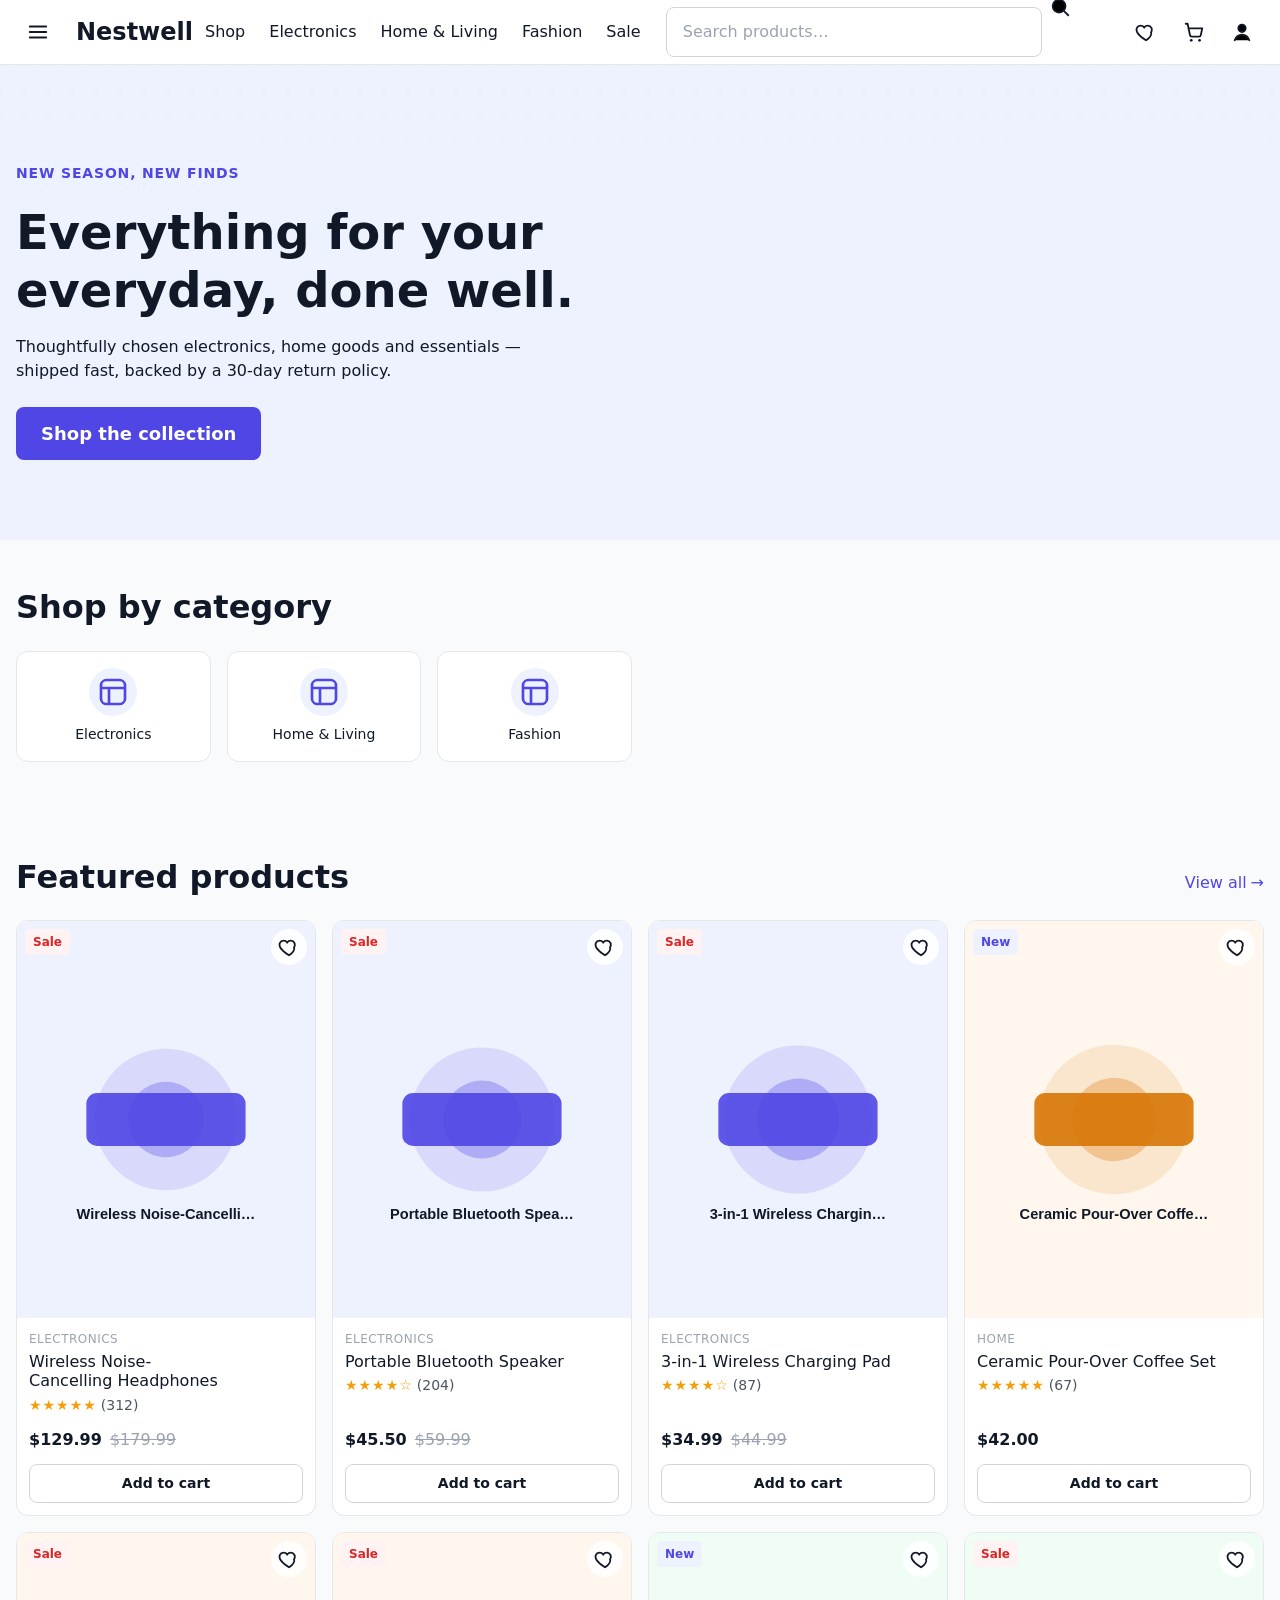
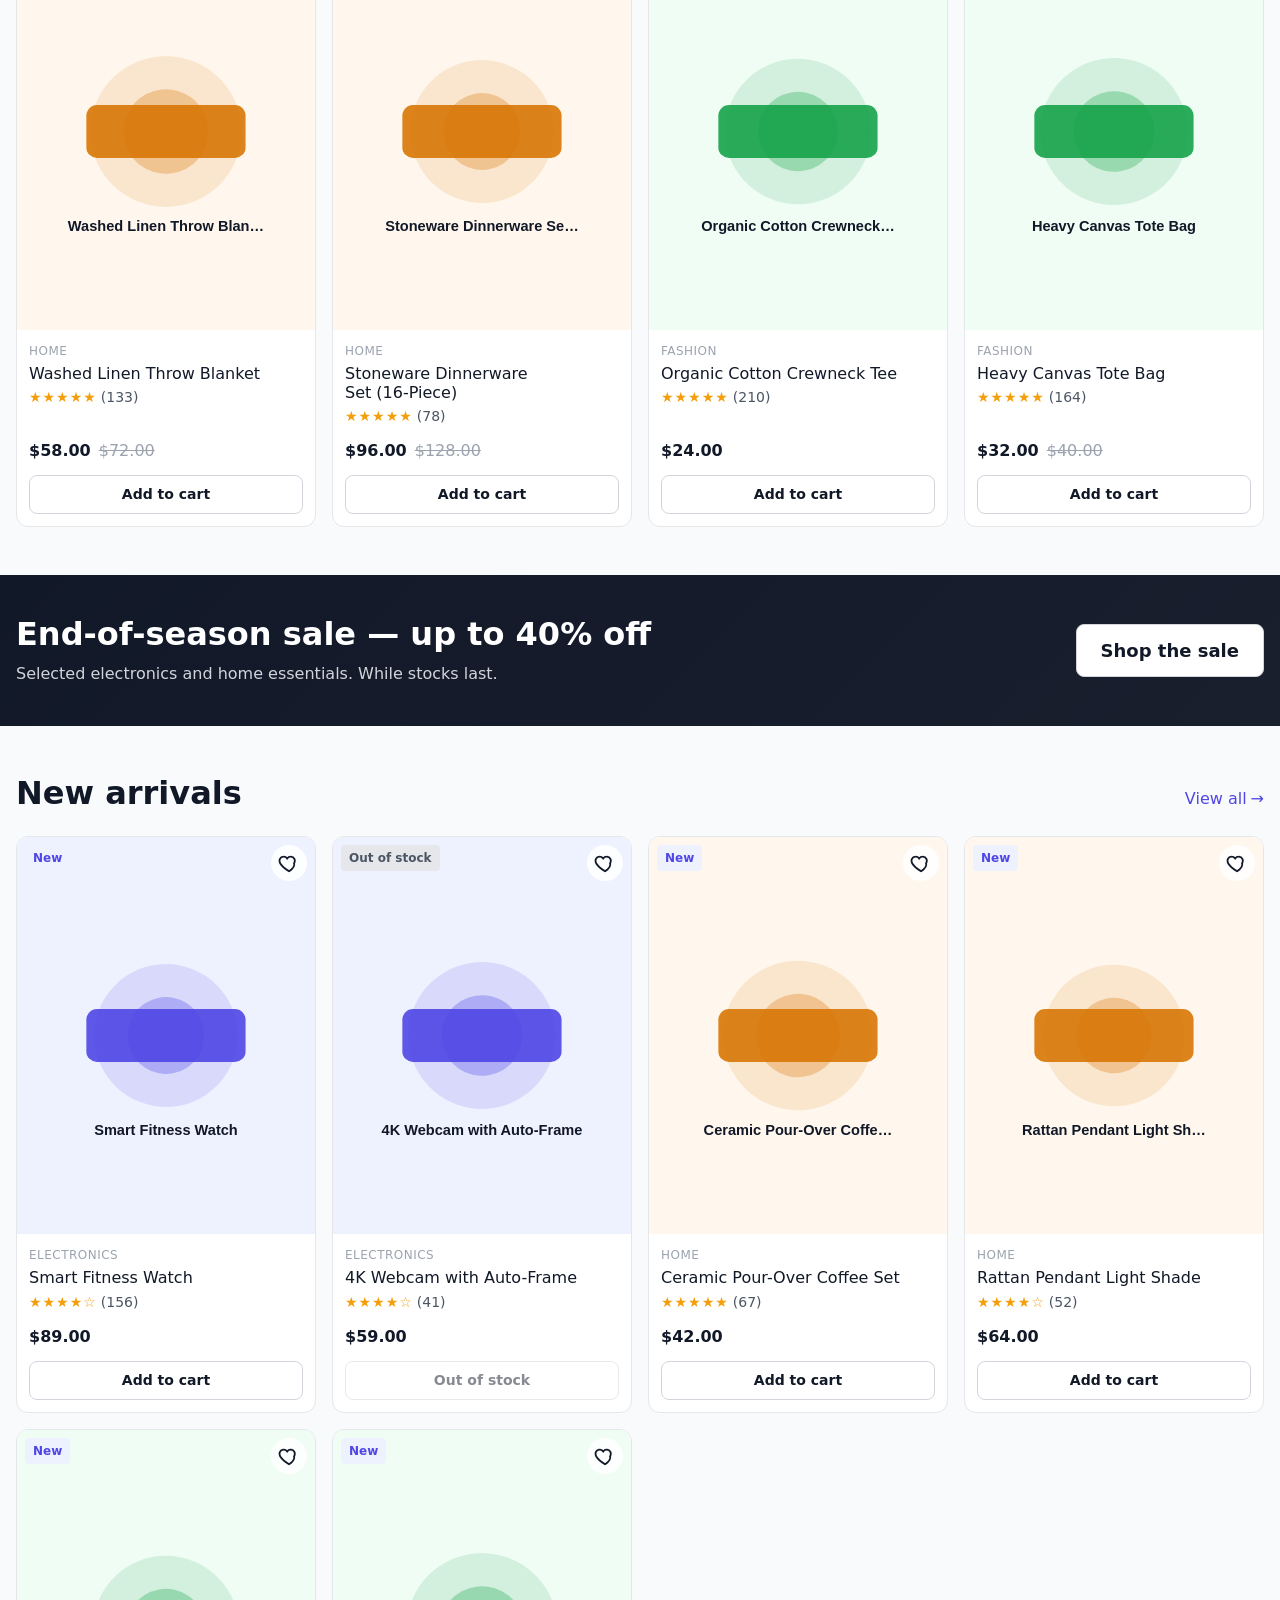
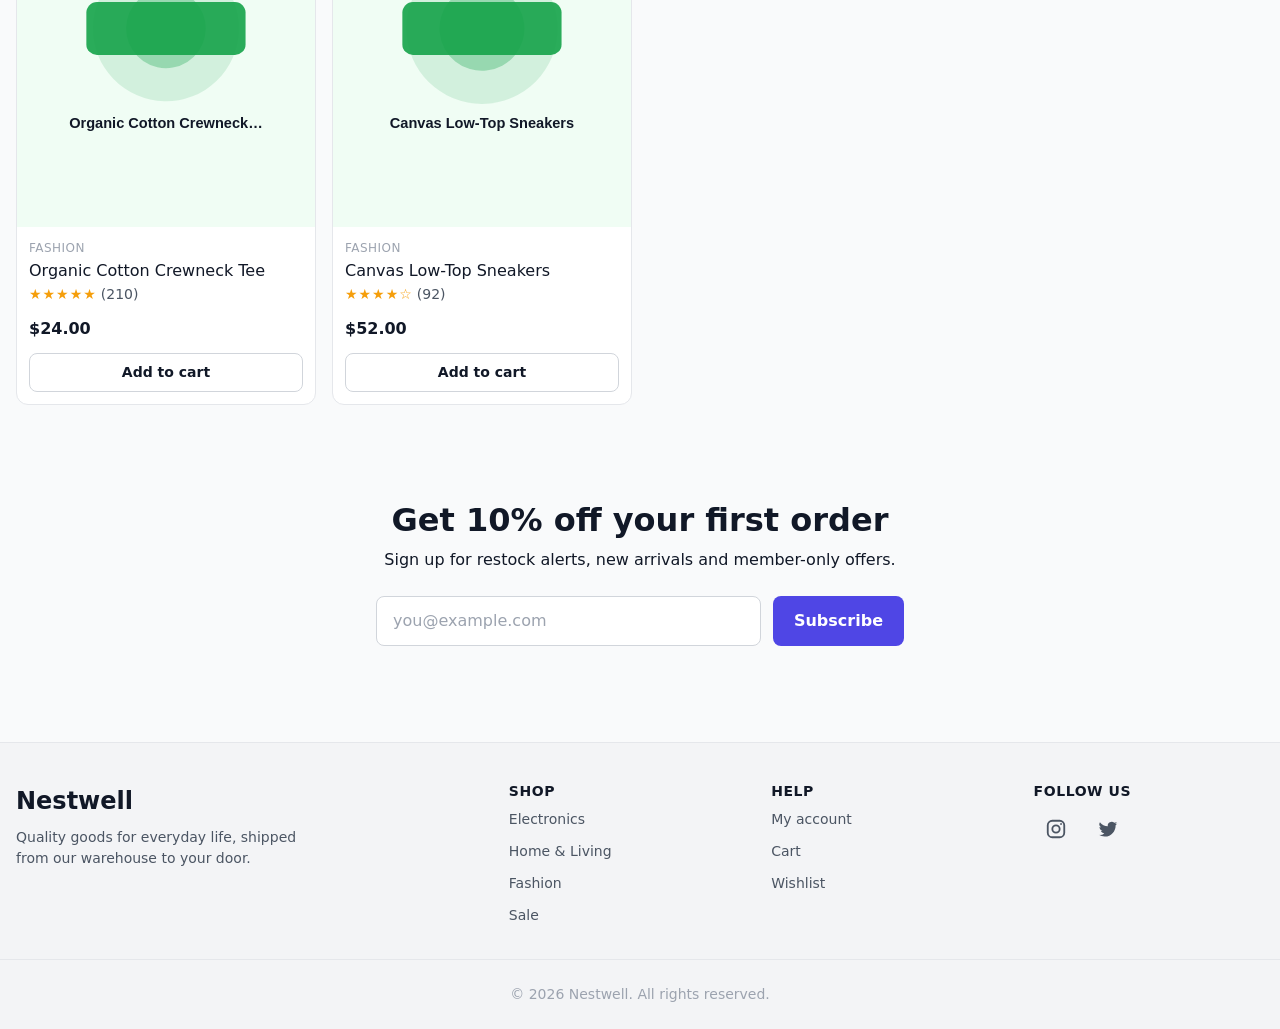
<file: index.html>
<!DOCTYPE html>
<html lang="en">
<head>
  <meta charset="UTF-8" />
  <meta name="viewport" content="width=device-width, initial-scale=1.0" />
  <title>Nestwell — Everything for your everyday</title>
  <meta name="description" content="Shop electronics, home goods, fashion and more at Nestwell — quality products, honest prices." />

  <!-- Stylesheets: base tokens first, then layout, then components, then page-specific -->
  <link rel="stylesheet" href="css/base.css" />
  <link rel="stylesheet" href="css/layout.css" />
  <link rel="stylesheet" href="css/components.css" />
  <link rel="stylesheet" href="css/pages/home.css" />

  <link rel="icon" href="assets/icons/favicon.svg" type="image/svg+xml" />
</head>
<body>

  <!-- Skip link: first focusable element, jumps keyboard users past nav -->
  <a href="#main-content" class="skip-link">Skip to main content</a>

  <!-- ==========================================================
       SITE HEADER — logo, primary nav, search, cart/account icons
       ========================================================== -->
  <header class="site-header" id="site-header">
    <div class="container site-header__inner">

      <!-- Mobile menu toggle (hidden on desktop via CSS) -->
      <button
        type="button"
        class="icon-btn site-header__menu-toggle"
        id="menu-toggle"
        aria-expanded="false"
        aria-controls="mobile-nav"
        aria-label="Open menu"
      >
        <svg class="icon" aria-hidden="true" viewBox="0 0 24 24"><path d="M3 6h18M3 12h18M3 18h18" stroke="currentColor" stroke-width="2" stroke-linecap="round"/></svg>
      </button>

      <a href="index.html" class="site-header__logo" aria-label="Nestwell — home">
        Nestwell
      </a>

      <!-- Primary navigation (desktop) -->
      <nav class="site-nav" aria-label="Primary">
        <ul class="site-nav__list">
          <li><a href="shop.html">Shop</a></li>
          <li><a href="shop.html?category=electronics">Electronics</a></li>
          <li><a href="shop.html?category=home">Home &amp; Living</a></li>
          <li><a href="shop.html?category=fashion">Fashion</a></li>
          <li><a href="shop.html?on_sale=true">Sale</a></li>
        </ul>
      </nav>

      <!-- Search -->
      <form class="site-search" role="search" action="search.html" method="get">
        <label for="site-search-input" class="visually-hidden">Search products</label>
        <input
          type="search"
          name="q"
          id="site-search-input"
          class="site-search__input"
          placeholder="Search products…"
          autocomplete="off"
        />
        <button type="submit" class="icon-btn site-search__submit" aria-label="Search">
          <svg class="icon" aria-hidden="true" viewBox="0 0 24 24"><circle cx="11" cy="11" r="7" stroke="currentColor" stroke-width="2"/><path d="M21 21l-4.3-4.3" stroke="currentColor" stroke-width="2" stroke-linecap="round"/></svg>
        </button>
      </form>

      <!-- Utility icons: wishlist, cart, account -->
      <div class="site-header__actions">
        <a href="wishlist.html" class="icon-btn" aria-label="Wishlist">
          <svg class="icon" aria-hidden="true" viewBox="0 0 24 24"><path d="M12 21s-7-4.35-9.5-8.5C.6 8.9 2.2 5 6 5c2 0 3.3 1 4 2 0.7-1 2-2 4-2 3.8 0 5.4 3.9 3.5 7.5C19 16.65 12 21 12 21z" stroke="currentColor" stroke-width="2" fill="none"/></svg>
        </a>
        <a href="cart.html" class="icon-btn site-header__cart" aria-label="Cart, 0 items">
          <svg class="icon" aria-hidden="true" viewBox="0 0 24 24"><path d="M3 3h2l2.6 12.4a2 2 0 0 0 2 1.6h7.8a2 2 0 0 0 2-1.6L21 8H6" stroke="currentColor" stroke-width="2" fill="none" stroke-linecap="round" stroke-linejoin="round"/><circle cx="9" cy="21" r="1.5" fill="currentColor"/><circle cx="18" cy="21" r="1.5" fill="currentColor"/></svg>
          <span class="cart-badge" id="cart-badge" aria-hidden="true">0</span>
        </a>
        <a href="account.html" class="icon-btn" aria-label="Account">
          <svg class="icon" aria-hidden="true" viewBox="0 0 24 24"><circle cx="12" cy="8" r="4" stroke="currentColor" stroke-width="2"/><path d="M4 21c1.5-4 5-6 8-6s6.5 2 8 6" stroke="currentColor" stroke-width="2" stroke-linecap="round"/></svg>
        </a>
      </div>
    </div>
  </header>

  <!-- Mobile off-canvas navigation drawer -->
  <nav
    class="mobile-nav"
    id="mobile-nav"
    aria-label="Mobile"
    hidden
  >
    <ul class="mobile-nav__list">
      <li><a href="search.html">Search</a></li>
      <li><a href="shop.html">Shop All</a></li>
      <li><a href="shop.html?category=electronics">Electronics</a></li>
      <li><a href="shop.html?category=home">Home &amp; Living</a></li>
      <li><a href="shop.html?category=fashion">Fashion</a></li>
      <li><a href="shop.html?on_sale=true">Sale</a></li>
      <li><a href="wishlist.html">Wishlist</a></li>
      <li><a href="account.html">Account</a></li>
    </ul>
  </nav>
  <!-- Overlay behind the mobile drawer, closes it on click -->
  <div class="drawer-overlay" id="drawer-overlay" hidden></div>

  <!-- ==========================================================
       MAIN CONTENT
       ========================================================== -->
  <main id="main-content">

    <!-- Hero -->
    <section class="hero" aria-labelledby="hero-heading">
      <div class="container hero__inner">
        <div class="hero__content">
          <p class="eyebrow">New season, new finds</p>
          <h1 id="hero-heading" class="hero__heading">Everything for your everyday, done well.</h1>
          <p class="hero__subtext">Thoughtfully chosen electronics, home goods and essentials — shipped fast, backed by a 30-day return policy.</p>
          <a href="shop.html" class="btn btn--primary btn--lg">Shop the collection</a>
        </div>
      </div>
    </section>

    <!-- Category shortcuts -->
    <section class="section" aria-labelledby="categories-heading">
      <div class="container">
        <h2 id="categories-heading" class="section__heading">Shop by category</h2>
        <div class="category-grid" id="category-grid">
          <!-- Populated by js/pages/home.js from js/data/products.json categories -->
        </div>
      </div>
    </section>

    <!-- Featured products -->
    <section class="section" aria-labelledby="featured-heading">
      <div class="container">
        <div class="section__header-row">
          <h2 id="featured-heading" class="section__heading">Featured products</h2>
          <a href="shop.html" class="link-arrow">View all</a>
        </div>

        <!-- Product grid: JS renders real cards here. Skeletons show while "loading". -->
        <div class="product-grid" id="featured-product-grid" aria-live="polite">
          <div class="skeleton-card" aria-hidden="true"></div>
          <div class="skeleton-card" aria-hidden="true"></div>
          <div class="skeleton-card" aria-hidden="true"></div>
          <div class="skeleton-card" aria-hidden="true"></div>
        </div>
      </div>
    </section>

    <!-- Promo banner -->
    <section class="promo-banner">
      <div class="container promo-banner__inner">
        <div>
          <h2 class="promo-banner__heading">End-of-season sale — up to 40% off</h2>
          <p class="promo-banner__text">Selected electronics and home essentials. While stocks last.</p>
        </div>
        <a href="shop.html?on_sale=true" class="btn btn--secondary btn--lg">Shop the sale</a>
      </div>
    </section>

    <!-- Trending / new arrivals -->
    <section class="section" aria-labelledby="trending-heading">
      <div class="container">
        <div class="section__header-row">
          <h2 id="trending-heading" class="section__heading">New arrivals</h2>
          <a href="shop.html?sort=newest" class="link-arrow">View all</a>
        </div>
        <div class="product-grid" id="new-arrivals-grid" aria-live="polite">
          <div class="skeleton-card" aria-hidden="true"></div>
          <div class="skeleton-card" aria-hidden="true"></div>
          <div class="skeleton-card" aria-hidden="true"></div>
          <div class="skeleton-card" aria-hidden="true"></div>
        </div>
      </div>
    </section>

    <!-- Newsletter -->
    <section class="newsletter" aria-labelledby="newsletter-heading">
      <div class="container newsletter__inner">
        <h2 id="newsletter-heading" class="newsletter__heading">Get 10% off your first order</h2>
        <p class="newsletter__text">Sign up for restock alerts, new arrivals and member-only offers.</p>
        <form class="newsletter__form" id="newsletter-form" novalidate>
          <label for="newsletter-email" class="visually-hidden">Email address</label>
          <input
            type="email"
            id="newsletter-email"
            name="email"
            class="newsletter__input"
            placeholder="you@example.com"
            required
            aria-describedby="newsletter-error"
          />
          <button type="submit" class="btn btn--primary">Subscribe</button>
        </form>
        <p id="newsletter-error" class="form-error" role="alert" hidden></p>
      </div>
    </section>

  </main>

  <!-- ==========================================================
       SITE FOOTER
       ========================================================== -->
  <footer class="site-footer">
    <div class="container site-footer__grid">

      <div class="site-footer__col">
        <p class="site-footer__logo">Nestwell</p>
        <p class="site-footer__text">Quality goods for everyday life, shipped from our warehouse to your door.</p>
      </div>

      <nav class="site-footer__col" aria-labelledby="footer-shop-heading">
        <h3 id="footer-shop-heading" class="site-footer__heading">Shop</h3>
        <ul>
          <li><a href="shop.html?category=electronics">Electronics</a></li>
          <li><a href="shop.html?category=home">Home &amp; Living</a></li>
          <li><a href="shop.html?category=fashion">Fashion</a></li>
          <li><a href="shop.html?on_sale=true">Sale</a></li>
        </ul>
      </nav>

      <nav class="site-footer__col" aria-labelledby="footer-help-heading">
        <h3 id="footer-help-heading" class="site-footer__heading">Help</h3>
        <ul>
          <li><a href="account.html">My account</a></li>
          <li><a href="cart.html">Cart</a></li>
          <li><a href="wishlist.html">Wishlist</a></li>
        </ul>
      </nav>

      <div class="site-footer__col">
        <h3 class="site-footer__heading">Follow us</h3>
        <div class="site-footer__socials">
          <a href="#" class="icon-btn" aria-label="Nestwell on Instagram">
            <svg class="icon" aria-hidden="true" viewBox="0 0 24 24"><rect x="3" y="3" width="18" height="18" rx="5" stroke="currentColor" stroke-width="2" fill="none"/><circle cx="12" cy="12" r="4" stroke="currentColor" stroke-width="2" fill="none"/><circle cx="17.5" cy="6.5" r="1" fill="currentColor"/></svg>
          </a>
          <a href="#" class="icon-btn" aria-label="Nestwell on Twitter">
            <svg class="icon" aria-hidden="true" viewBox="0 0 24 24"><path d="M22 5.9c-.7.3-1.5.6-2.3.7.8-.5 1.5-1.3 1.8-2.3-.8.5-1.7.8-2.6 1a4.2 4.2 0 0 0-7.1 3.8A11.9 11.9 0 0 1 3.2 4.6a4.2 4.2 0 0 0 1.3 5.6c-.6 0-1.3-.2-1.8-.5v.1c0 2 1.4 3.7 3.3 4.1-.6.2-1.2.2-1.8.1.5 1.6 2 2.8 3.8 2.8A8.4 8.4 0 0 1 2 18.4a11.9 11.9 0 0 0 6.4 1.9c7.7 0 11.9-6.4 11.9-11.9v-.5c.8-.6 1.5-1.3 2-2.1z" fill="currentColor"/></svg>
          </a>
        </div>
      </div>
    </div>

    <div class="container site-footer__bottom">
      <p>&copy; <span id="current-year">2026</span> Nestwell. All rights reserved.</p>
    </div>
  </footer>

  <!-- Toast notification region (populated dynamically by js/modules/toast.js) -->
  <div id="toast-container" class="toast-container" aria-live="assertive" aria-atomic="true"></div>

  <!-- Scripts: modules first (order matters — storage before cart before nav), then page script -->
  <script src="js/modules/storage.js"></script>
  <script src="js/modules/toast.js"></script>
  <script src="js/modules/cart.js"></script>
  <script src="js/modules/wishlist.js"></script>
  <script src="js/modules/product-render.js"></script>
  <script src="js/modules/nav.js"></script>
  <script src="js/main.js"></script>
  <script src="js/pages/home.js"></script>
</body>
</html>
</file>
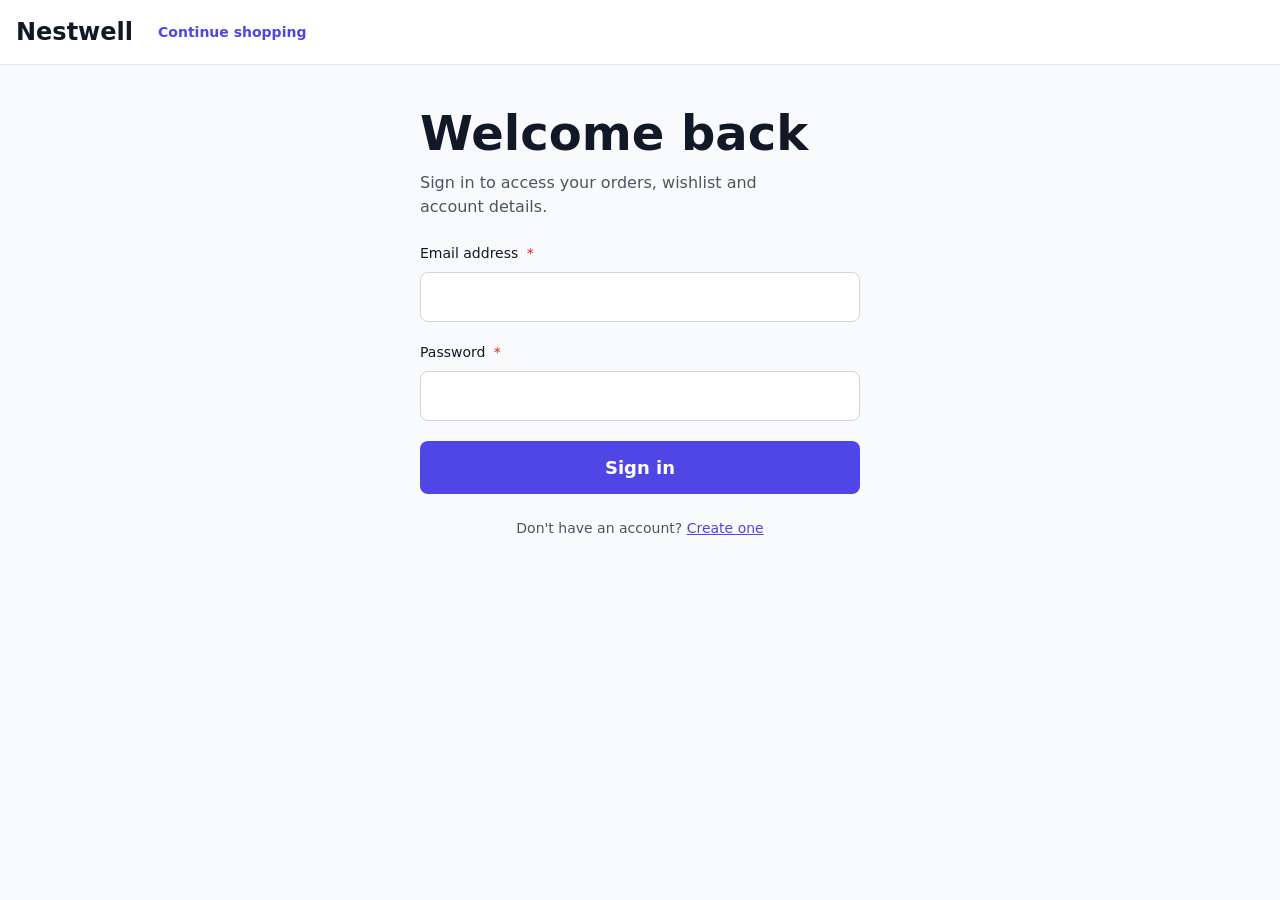
<file: account.html>
<!DOCTYPE html>
<html lang="en">
<head>
  <meta charset="UTF-8" />
  <meta name="viewport" content="width=device-width, initial-scale=1.0" />
  <title>My Account — Nestwell</title>
  <meta name="description" content="Manage your Nestwell account, orders and preferences." />
  <link rel="stylesheet" href="css/base.css" />
  <link rel="stylesheet" href="css/layout.css" />
  <link rel="stylesheet" href="css/components.css" />
  <link rel="stylesheet" href="css/pages/account.css" />
  <link rel="icon" href="assets/icons/favicon.svg" type="image/svg+xml" />
</head>
<body>
  <a href="#main-content" class="skip-link">Skip to main content</a>

  <header class="site-header" id="site-header">
    <div class="container site-header__inner">
      <button type="button" class="icon-btn site-header__menu-toggle" id="menu-toggle" aria-expanded="false" aria-controls="mobile-nav" aria-label="Open menu">
        <svg class="icon" aria-hidden="true" viewBox="0 0 24 24"><path d="M3 6h18M3 12h18M3 18h18" stroke="currentColor" stroke-width="2" stroke-linecap="round"/></svg>
      </button>
      <a href="index.html" class="site-header__logo" aria-label="Nestwell — home">Nestwell</a>
      <nav class="site-nav" aria-label="Primary">
        <ul class="site-nav__list">
          <li><a href="shop.html">Shop</a></li>
          <li><a href="shop.html?category=electronics">Electronics</a></li>
          <li><a href="shop.html?category=home">Home &amp; Living</a></li>
          <li><a href="shop.html?category=fashion">Fashion</a></li>
          <li><a href="shop.html?on_sale=true">Sale</a></li>
        </ul>
      </nav>
      <form class="site-search" role="search" action="search.html" method="get">
        <label for="site-search-input" class="visually-hidden">Search products</label>
        <input type="search" name="q" id="site-search-input" class="site-search__input" placeholder="Search products…" autocomplete="off" />
        <button type="submit" class="icon-btn site-search__submit" aria-label="Search">
          <svg class="icon" aria-hidden="true" viewBox="0 0 24 24"><circle cx="11" cy="11" r="7" stroke="currentColor" stroke-width="2"/><path d="M21 21l-4.3-4.3" stroke="currentColor" stroke-width="2" stroke-linecap="round"/></svg>
        </button>
      </form>
      <div class="site-header__actions">
        <a href="wishlist.html" class="icon-btn" aria-label="Wishlist">
          <svg class="icon" aria-hidden="true" viewBox="0 0 24 24"><path d="M12 21s-7-4.35-9.5-8.5C.6 8.9 2.2 5 6 5c2 0 3.3 1 4 2 0.7-1 2-2 4-2 3.8 0 5.4 3.9 3.5 7.5C19 16.65 12 21 12 21z" stroke="currentColor" stroke-width="2" fill="none"/></svg>
        </a>
        <a href="cart.html" class="icon-btn site-header__cart" aria-label="Cart, 0 items">
          <svg class="icon" aria-hidden="true" viewBox="0 0 24 24"><path d="M3 3h2l2.6 12.4a2 2 0 0 0 2 1.6h7.8a2 2 0 0 0 2-1.6L21 8H6" stroke="currentColor" stroke-width="2" fill="none" stroke-linecap="round" stroke-linejoin="round"/><circle cx="9" cy="21" r="1.5" fill="currentColor"/><circle cx="18" cy="21" r="1.5" fill="currentColor"/></svg>
          <span class="cart-badge" id="cart-badge" aria-hidden="true">0</span>
        </a>
        <a href="account.html" class="icon-btn" aria-label="Account">
          <svg class="icon" aria-hidden="true" viewBox="0 0 24 24"><circle cx="12" cy="8" r="4" stroke="currentColor" stroke-width="2"/><path d="M4 21c1.5-4 5-6 8-6s6.5 2 8 6" stroke="currentColor" stroke-width="2" stroke-linecap="round"/></svg>
        </a>
      </div>
    </div>
  </header>

  <nav class="mobile-nav" id="mobile-nav" aria-label="Mobile" hidden>
    <ul class="mobile-nav__list">
      <li><a href="search.html">Search</a></li>
      <li><a href="shop.html">Shop All</a></li>
      <li><a href="shop.html?category=electronics">Electronics</a></li>
      <li><a href="shop.html?category=home">Home &amp; Living</a></li>
      <li><a href="shop.html?category=fashion">Fashion</a></li>
      <li><a href="shop.html?on_sale=true">Sale</a></li>
      <li><a href="wishlist.html">Wishlist</a></li>
      <li><a href="account.html">Account</a></li>
    </ul>
  </nav>
  <div class="drawer-overlay" id="drawer-overlay" hidden></div>

  <main id="main-content">
    <div class="container">
      <nav aria-label="Breadcrumb" class="breadcrumb">
        <ol class="breadcrumb__list">
          <li><a href="index.html">Home</a></li>
          <li aria-current="page">My Account</li>
        </ol>
      </nav>

      <div class="account-layout">

        <!-- Sidebar nav -->
        <nav class="account-sidebar" aria-label="Account sections">
          <ul class="account-sidebar__list">
            <li><a href="#account-overview" class="account-sidebar__link account-sidebar__link--active">Overview</a></li>
            <li><a href="#account-orders" class="account-sidebar__link">Orders</a></li>
            <li><a href="wishlist.html" class="account-sidebar__link">Wishlist</a></li>
            <li><button type="button" class="account-sidebar__link account-sidebar__signout" id="signout-btn">Sign out</button></li>
          </ul>
        </nav>

        <!-- Content area -->
        <div class="account-content">

          <section id="account-overview" aria-labelledby="overview-heading">
            <h1 id="overview-heading" class="account-section__heading">My Account</h1>
            <div class="account-card">
              <p class="account-card__label">Name</p>
              <p class="account-card__value" id="account-name">—</p>
              <p class="account-card__label">Email</p>
              <p class="account-card__value" id="account-email">—</p>
            </div>
          </section>

          <section id="account-orders" aria-labelledby="orders-heading">
            <h2 id="orders-heading" class="account-section__heading">Order History</h2>
            <div class="empty-state account-orders-empty">
              <svg class="empty-state__icon" aria-hidden="true" viewBox="0 0 24 24"><rect x="3" y="3" width="18" height="18" rx="3" stroke="currentColor" stroke-width="2" fill="none"/><path d="M3 9h18M9 21V9" stroke="currentColor" stroke-width="2"/></svg>
              <p>No orders yet. Your order history will appear here after your first purchase.</p>
              <a href="shop.html" class="btn btn--primary">Start shopping</a>
            </div>
          </section>

        </div>
      </div>
    </div>
  </main>

  <footer class="site-footer">
    <div class="container site-footer__grid">
      <div class="site-footer__col">
        <p class="site-footer__logo">Nestwell</p>
        <p class="site-footer__text">Quality goods for everyday life.</p>
      </div>
      <nav class="site-footer__col" aria-labelledby="footer-shop-heading">
        <h3 id="footer-shop-heading" class="site-footer__heading">Shop</h3>
        <ul>
          <li><a href="shop.html?category=electronics">Electronics</a></li>
          <li><a href="shop.html?category=home">Home &amp; Living</a></li>
          <li><a href="shop.html?category=fashion">Fashion</a></li>
          <li><a href="shop.html?on_sale=true">Sale</a></li>
        </ul>
      </nav>
      <nav class="site-footer__col" aria-labelledby="footer-help-heading">
        <h3 id="footer-help-heading" class="site-footer__heading">Help</h3>
        <ul>
          <li><a href="account.html">My account</a></li>
          <li><a href="cart.html">Cart</a></li>
          <li><a href="wishlist.html">Wishlist</a></li>
        </ul>
      </nav>
      <div class="site-footer__col">
        <h3 class="site-footer__heading">Follow us</h3>
        <div class="site-footer__socials">
          <a href="#" class="icon-btn" aria-label="Nestwell on Instagram">
            <svg class="icon" aria-hidden="true" viewBox="0 0 24 24"><rect x="3" y="3" width="18" height="18" rx="5" stroke="currentColor" stroke-width="2" fill="none"/><circle cx="12" cy="12" r="4" stroke="currentColor" stroke-width="2" fill="none"/><circle cx="17.5" cy="6.5" r="1" fill="currentColor"/></svg>
          </a>
          <a href="#" class="icon-btn" aria-label="Nestwell on Twitter">
            <svg class="icon" aria-hidden="true" viewBox="0 0 24 24"><path d="M22 5.9c-.7.3-1.5.6-2.3.7.8-.5 1.5-1.3 1.8-2.3-.8.5-1.7.8-2.6 1a4.2 4.2 0 0 0-7.1 3.8A11.9 11.9 0 0 1 3.2 4.6a4.2 4.2 0 0 0 1.3 5.6c-.6 0-1.3-.2-1.8-.5v.1c0 2 1.4 3.7 3.3 4.1-.6.2-1.2.2-1.8.1.5 1.6 2 2.8 3.8 2.8A8.4 8.4 0 0 1 2 18.4a11.9 11.9 0 0 0 6.4 1.9c7.7 0 11.9-6.4 11.9-11.9v-.5c.8-.6 1.5-1.3 2-2.1z" fill="currentColor"/></svg>
          </a>
        </div>
      </div>
    </div>
    <div class="container site-footer__bottom">
      <p>&copy; <span id="current-year">2026</span> Nestwell. All rights reserved.</p>
    </div>
  </footer>

  <div id="toast-container" class="toast-container" aria-live="assertive" aria-atomic="true"></div>

  <script src="js/modules/storage.js"></script>
  <script src="js/modules/toast.js"></script>
  <script src="js/modules/cart.js"></script>
  <script src="js/modules/wishlist.js"></script>
  <script src="js/modules/product-render.js"></script>
  <script src="js/modules/nav.js"></script>
  <script src="js/modules/validation.js"></script>
  <script src="js/main.js"></script>
  <script src="js/pages/account.js"></script>
</body>
</html>
</file>
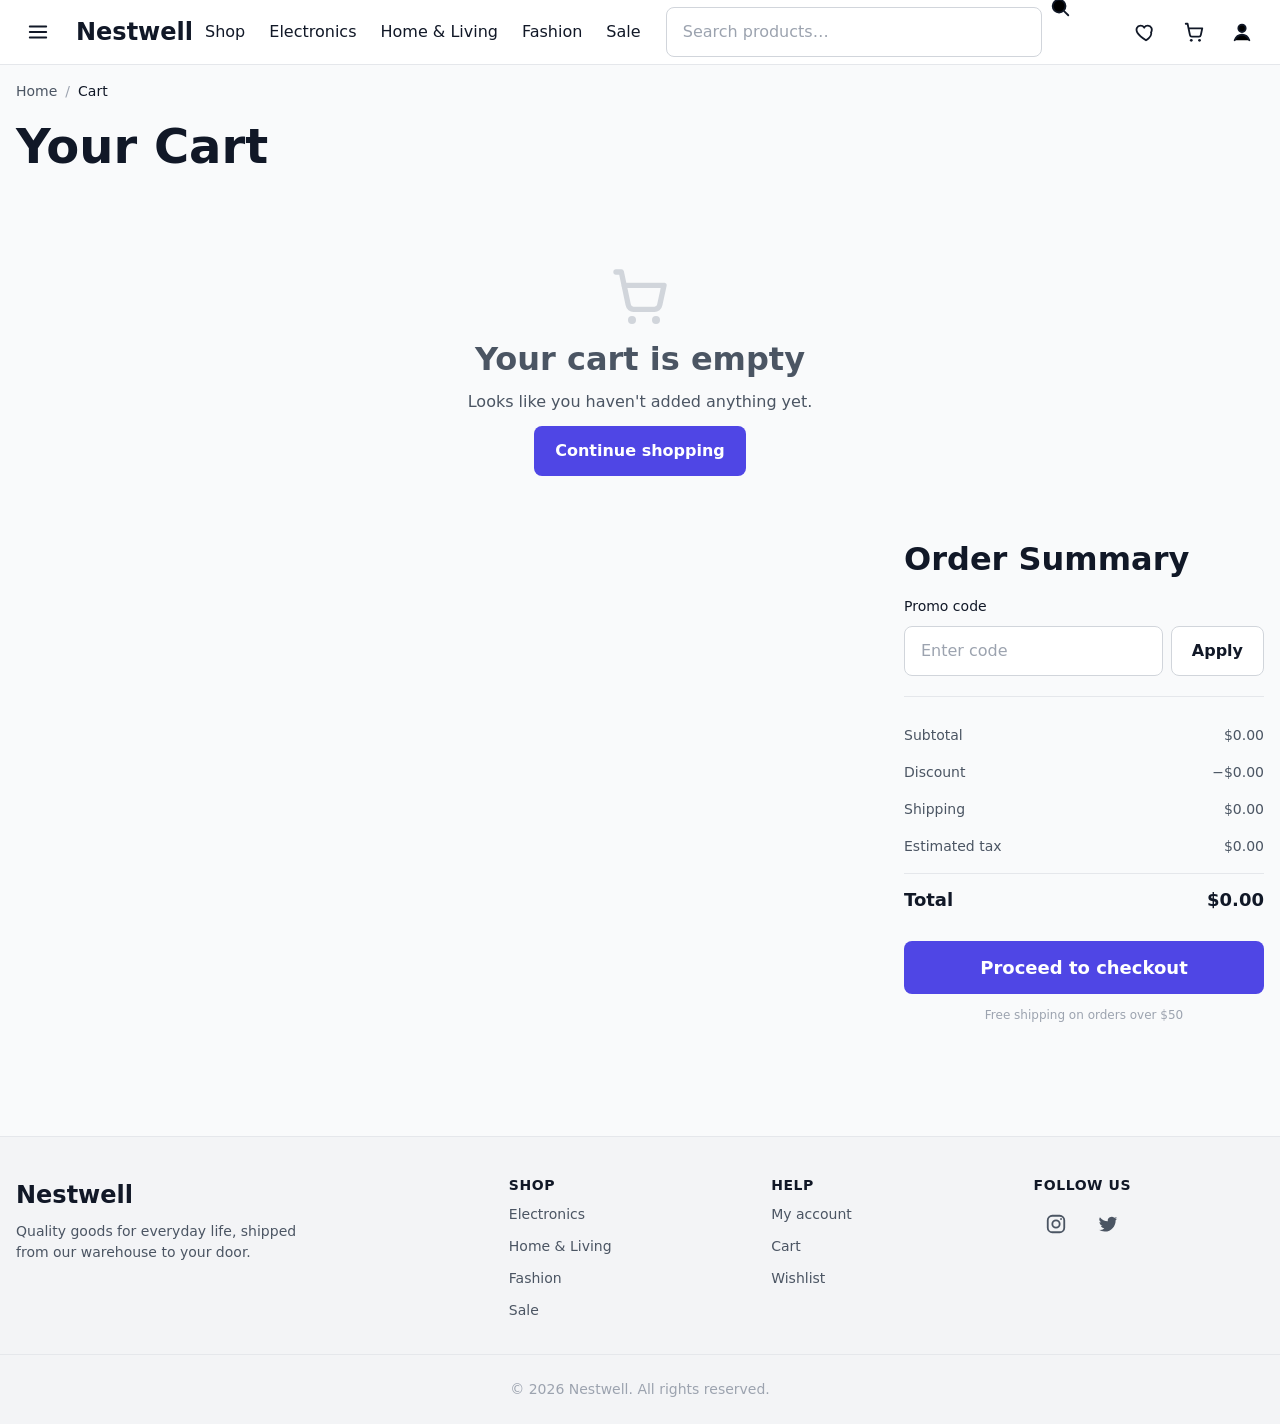
<file: cart.html>
<!DOCTYPE html>
<html lang="en">
<head>
  <meta charset="UTF-8" />
  <meta name="viewport" content="width=device-width, initial-scale=1.0" />
  <title>Your Cart — Nestwell</title>
  <meta name="description" content="Review the items in your cart before checking out at Nestwell." />

  <link rel="stylesheet" href="css/base.css" />
  <link rel="stylesheet" href="css/layout.css" />
  <link rel="stylesheet" href="css/components.css" />
  <link rel="stylesheet" href="css/pages/cart.css" />

  <link rel="icon" href="assets/icons/favicon.svg" type="image/svg+xml" />
</head>
<body>

  <a href="#main-content" class="skip-link">Skip to main content</a>

  <header class="site-header" id="site-header">
    <div class="container site-header__inner">
      <button type="button" class="icon-btn site-header__menu-toggle" id="menu-toggle" aria-expanded="false" aria-controls="mobile-nav" aria-label="Open menu">
        <svg class="icon" aria-hidden="true" viewBox="0 0 24 24"><path d="M3 6h18M3 12h18M3 18h18" stroke="currentColor" stroke-width="2" stroke-linecap="round"/></svg>
      </button>

      <a href="index.html" class="site-header__logo" aria-label="Nestwell — home">Nestwell</a>

      <nav class="site-nav" aria-label="Primary">
        <ul class="site-nav__list">
          <li><a href="shop.html">Shop</a></li>
          <li><a href="shop.html?category=electronics">Electronics</a></li>
          <li><a href="shop.html?category=home">Home &amp; Living</a></li>
          <li><a href="shop.html?category=fashion">Fashion</a></li>
          <li><a href="shop.html?on_sale=true">Sale</a></li>
        </ul>
      </nav>

      <form class="site-search" role="search" action="search.html" method="get">
        <label for="site-search-input" class="visually-hidden">Search products</label>
        <input type="search" name="q" id="site-search-input" class="site-search__input" placeholder="Search products…" autocomplete="off" />
        <button type="submit" class="icon-btn site-search__submit" aria-label="Search">
          <svg class="icon" aria-hidden="true" viewBox="0 0 24 24"><circle cx="11" cy="11" r="7" stroke="currentColor" stroke-width="2"/><path d="M21 21l-4.3-4.3" stroke="currentColor" stroke-width="2" stroke-linecap="round"/></svg>
        </button>
      </form>

      <div class="site-header__actions">
        <a href="wishlist.html" class="icon-btn" aria-label="Wishlist">
          <svg class="icon" aria-hidden="true" viewBox="0 0 24 24"><path d="M12 21s-7-4.35-9.5-8.5C.6 8.9 2.2 5 6 5c2 0 3.3 1 4 2 0.7-1 2-2 4-2 3.8 0 5.4 3.9 3.5 7.5C19 16.65 12 21 12 21z" stroke="currentColor" stroke-width="2" fill="none"/></svg>
        </a>
        <a href="cart.html" class="icon-btn site-header__cart" aria-label="Cart, 0 items">
          <svg class="icon" aria-hidden="true" viewBox="0 0 24 24"><path d="M3 3h2l2.6 12.4a2 2 0 0 0 2 1.6h7.8a2 2 0 0 0 2-1.6L21 8H6" stroke="currentColor" stroke-width="2" fill="none" stroke-linecap="round" stroke-linejoin="round"/><circle cx="9" cy="21" r="1.5" fill="currentColor"/><circle cx="18" cy="21" r="1.5" fill="currentColor"/></svg>
          <span class="cart-badge" id="cart-badge" aria-hidden="true">0</span>
        </a>
        <a href="account.html" class="icon-btn" aria-label="Account">
          <svg class="icon" aria-hidden="true" viewBox="0 0 24 24"><circle cx="12" cy="8" r="4" stroke="currentColor" stroke-width="2"/><path d="M4 21c1.5-4 5-6 8-6s6.5 2 8 6" stroke="currentColor" stroke-width="2" stroke-linecap="round"/></svg>
        </a>
      </div>
    </div>
  </header>

  <nav class="mobile-nav" id="mobile-nav" aria-label="Mobile" hidden>
    <ul class="mobile-nav__list">
      <li><a href="search.html">Search</a></li>
      <li><a href="shop.html">Shop All</a></li>
      <li><a href="shop.html?category=electronics">Electronics</a></li>
      <li><a href="shop.html?category=home">Home &amp; Living</a></li>
      <li><a href="shop.html?category=fashion">Fashion</a></li>
      <li><a href="shop.html?on_sale=true">Sale</a></li>
      <li><a href="wishlist.html">Wishlist</a></li>
      <li><a href="account.html">Account</a></li>
    </ul>
  </nav>
  <div class="drawer-overlay" id="drawer-overlay" hidden></div>

  <main id="main-content">
    <div class="container">

      <nav aria-label="Breadcrumb" class="breadcrumb">
        <ol class="breadcrumb__list">
          <li><a href="index.html">Home</a></li>
          <li aria-current="page">Cart</li>
        </ol>
      </nav>

      <h1 class="cart-heading">Your Cart</h1>

      <!-- Empty state: JS shows/hides this vs. the cart layout below -->
      <div class="empty-state" id="cart-empty-state" hidden>
        <svg class="empty-state__icon" aria-hidden="true" viewBox="0 0 24 24"><path d="M3 3h2l2.6 12.4a2 2 0 0 0 2 1.6h7.8a2 2 0 0 0 2-1.6L21 8H6" stroke="currentColor" stroke-width="2" fill="none" stroke-linecap="round" stroke-linejoin="round"/><circle cx="9" cy="21" r="1.5" fill="currentColor"/><circle cx="18" cy="21" r="1.5" fill="currentColor"/></svg>
        <h2>Your cart is empty</h2>
        <p>Looks like you haven't added anything yet.</p>
        <a href="shop.html" class="btn btn--primary">Continue shopping</a>
      </div>

      <div class="cart-layout" id="cart-layout" hidden>

        <!-- Line items -->
        <div class="cart-items" id="cart-items-list" aria-live="polite">
          <!-- Populated by cart.js -->
        </div>

        <!-- Order summary -->
        <aside class="order-summary" aria-labelledby="summary-heading">
          <h2 id="summary-heading" class="order-summary__heading">Order Summary</h2>

          <form class="promo-form" id="promo-form">
            <label for="promo-input" class="form-label">Promo code</label>
            <div class="promo-form__row">
              <input type="text" id="promo-input" name="promo" placeholder="Enter code" autocomplete="off" />
              <button type="submit" class="btn btn--secondary">Apply</button>
            </div>
            <p id="promo-message" class="form-error" role="status" hidden></p>
          </form>

          <dl class="order-summary__rows">
            <div class="order-summary__row">
              <dt>Subtotal</dt>
              <dd id="summary-subtotal">$0.00</dd>
            </div>
            <div class="order-summary__row" id="summary-discount-row" hidden>
              <dt>Discount</dt>
              <dd id="summary-discount">−$0.00</dd>
            </div>
            <div class="order-summary__row">
              <dt>Shipping</dt>
              <dd id="summary-shipping">$0.00</dd>
            </div>
            <div class="order-summary__row">
              <dt>Estimated tax</dt>
              <dd id="summary-tax">$0.00</dd>
            </div>
            <div class="order-summary__row order-summary__row--total">
              <dt>Total</dt>
              <dd id="summary-total">$0.00</dd>
            </div>
          </dl>

          <a href="checkout.html" class="btn btn--primary btn--full btn--lg" id="checkout-btn">Proceed to checkout</a>
          <p class="order-summary__note">Free shipping on orders over $50</p>
        </aside>
      </div>
    </div>
  </main>

  <footer class="site-footer">
    <div class="container site-footer__grid">
      <div class="site-footer__col">
        <p class="site-footer__logo">Nestwell</p>
        <p class="site-footer__text">Quality goods for everyday life, shipped from our warehouse to your door.</p>
      </div>

      <nav class="site-footer__col" aria-labelledby="footer-shop-heading">
        <h3 id="footer-shop-heading" class="site-footer__heading">Shop</h3>
        <ul>
          <li><a href="shop.html?category=electronics">Electronics</a></li>
          <li><a href="shop.html?category=home">Home &amp; Living</a></li>
          <li><a href="shop.html?category=fashion">Fashion</a></li>
          <li><a href="shop.html?on_sale=true">Sale</a></li>
        </ul>
      </nav>

      <nav class="site-footer__col" aria-labelledby="footer-help-heading">
        <h3 id="footer-help-heading" class="site-footer__heading">Help</h3>
        <ul>
          <li><a href="account.html">My account</a></li>
          <li><a href="cart.html">Cart</a></li>
          <li><a href="wishlist.html">Wishlist</a></li>
        </ul>
      </nav>

      <div class="site-footer__col">
        <h3 class="site-footer__heading">Follow us</h3>
        <div class="site-footer__socials">
          <a href="#" class="icon-btn" aria-label="Nestwell on Instagram">
            <svg class="icon" aria-hidden="true" viewBox="0 0 24 24"><rect x="3" y="3" width="18" height="18" rx="5" stroke="currentColor" stroke-width="2" fill="none"/><circle cx="12" cy="12" r="4" stroke="currentColor" stroke-width="2" fill="none"/><circle cx="17.5" cy="6.5" r="1" fill="currentColor"/></svg>
          </a>
          <a href="#" class="icon-btn" aria-label="Nestwell on Twitter">
            <svg class="icon" aria-hidden="true" viewBox="0 0 24 24"><path d="M22 5.9c-.7.3-1.5.6-2.3.7.8-.5 1.5-1.3 1.8-2.3-.8.5-1.7.8-2.6 1a4.2 4.2 0 0 0-7.1 3.8A11.9 11.9 0 0 1 3.2 4.6a4.2 4.2 0 0 0 1.3 5.6c-.6 0-1.3-.2-1.8-.5v.1c0 2 1.4 3.7 3.3 4.1-.6.2-1.2.2-1.8.1.5 1.6 2 2.8 3.8 2.8A8.4 8.4 0 0 1 2 18.4a11.9 11.9 0 0 0 6.4 1.9c7.7 0 11.9-6.4 11.9-11.9v-.5c.8-.6 1.5-1.3 2-2.1z" fill="currentColor"/></svg>
          </a>
        </div>
      </div>
    </div>

    <div class="container site-footer__bottom">
      <p>&copy; <span id="current-year">2026</span> Nestwell. All rights reserved.</p>
    </div>
  </footer>

  <div id="toast-container" class="toast-container" aria-live="assertive" aria-atomic="true"></div>

  <script src="js/modules/storage.js"></script>
  <script src="js/modules/toast.js"></script>
  <script src="js/modules/cart.js"></script>
  <script src="js/modules/wishlist.js"></script>
  <script src="js/modules/product-render.js"></script>
  <script src="js/modules/nav.js"></script>
  <script src="js/main.js"></script>
  <script src="js/pages/cart.js"></script>
</body>
</html>
</file>
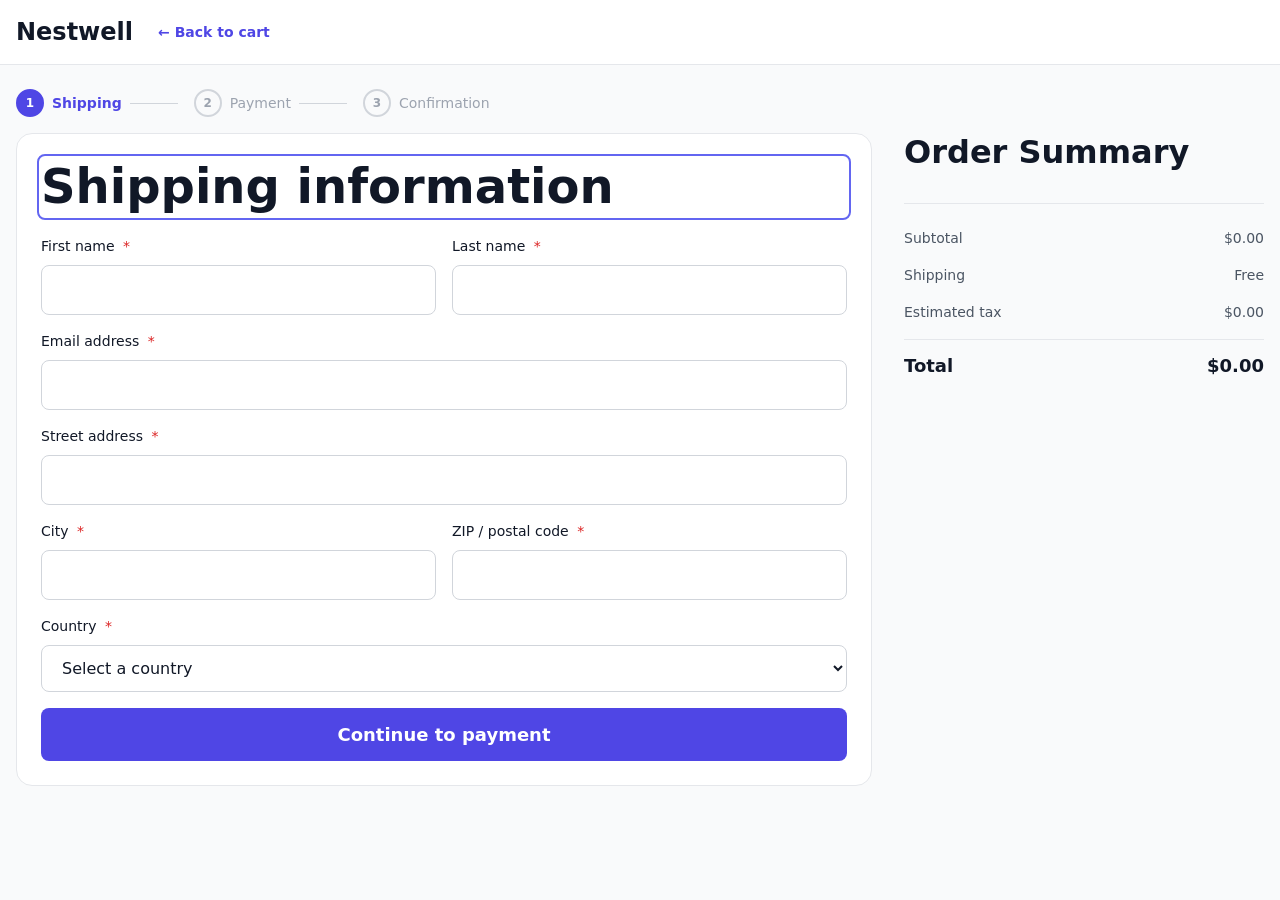
<file: checkout.html>
<!DOCTYPE html>
<html lang="en">
<head>
  <meta charset="UTF-8" />
  <meta name="viewport" content="width=device-width, initial-scale=1.0" />
  <title>Checkout — Nestwell</title>
  <meta name="description" content="Complete your purchase at Nestwell." />

  <link rel="stylesheet" href="css/base.css" />
  <link rel="stylesheet" href="css/layout.css" />
  <link rel="stylesheet" href="css/components.css" />
  <link rel="stylesheet" href="css/pages/checkout.css" />

  <link rel="icon" href="assets/icons/favicon.svg" type="image/svg+xml" />
</head>
<body>

  <a href="#main-content" class="skip-link">Skip to main content</a>

  <!-- Simplified header for checkout — no nav distractions -->
  <header class="site-header site-header--checkout" id="site-header">
    <div class="container site-header__inner">
      <a href="index.html" class="site-header__logo" aria-label="Nestwell — home">Nestwell</a>
      <a href="cart.html" class="btn btn--ghost btn--sm">← Back to cart</a>
    </div>
  </header>

  <main id="main-content">
    <div class="container">

      <!-- Step indicator -->
      <nav aria-label="Checkout steps" class="checkout-steps">
        <ol class="checkout-steps__list">
          <li class="checkout-step checkout-step--active" id="step-indicator-1" aria-current="step">
            <span class="checkout-step__number" aria-hidden="true">1</span>
            <span class="checkout-step__label">Shipping</span>
          </li>
          <li class="checkout-step" id="step-indicator-2">
            <span class="checkout-step__number" aria-hidden="true">2</span>
            <span class="checkout-step__label">Payment</span>
          </li>
          <li class="checkout-step" id="step-indicator-3">
            <span class="checkout-step__number" aria-hidden="true">3</span>
            <span class="checkout-step__label">Confirmation</span>
          </li>
        </ol>
      </nav>

      <div class="checkout-layout">

        <!-- Form panels -->
        <div class="checkout-form-area">

          <!-- STEP 1: Shipping -->
          <section id="step-1" class="checkout-panel" aria-labelledby="shipping-heading">
            <h1 id="shipping-heading" class="checkout-panel__heading">Shipping information</h1>

            <form id="shipping-form" novalidate>
              <div class="form-row">
                <div class="form-group">
                  <label class="form-label" for="first-name">First name <span class="required-mark" aria-hidden="true">*</span></label>
                  <input type="text" id="first-name" name="first_name" autocomplete="given-name" required aria-describedby="first-name-error" />
                  <p class="form-error" id="first-name-error" role="alert" hidden></p>
                </div>
                <div class="form-group">
                  <label class="form-label" for="last-name">Last name <span class="required-mark" aria-hidden="true">*</span></label>
                  <input type="text" id="last-name" name="last_name" autocomplete="family-name" required aria-describedby="last-name-error" />
                  <p class="form-error" id="last-name-error" role="alert" hidden></p>
                </div>
              </div>

              <div class="form-group">
                <label class="form-label" for="email">Email address <span class="required-mark" aria-hidden="true">*</span></label>
                <input type="email" id="email" name="email" autocomplete="email" required aria-describedby="email-error" />
                <p class="form-error" id="email-error" role="alert" hidden></p>
              </div>

              <div class="form-group">
                <label class="form-label" for="address">Street address <span class="required-mark" aria-hidden="true">*</span></label>
                <input type="text" id="address" name="address" autocomplete="street-address" required aria-describedby="address-error" />
                <p class="form-error" id="address-error" role="alert" hidden></p>
              </div>

              <div class="form-row">
                <div class="form-group">
                  <label class="form-label" for="city">City <span class="required-mark" aria-hidden="true">*</span></label>
                  <input type="text" id="city" name="city" autocomplete="address-level2" required aria-describedby="city-error" />
                  <p class="form-error" id="city-error" role="alert" hidden></p>
                </div>
                <div class="form-group">
                  <label class="form-label" for="zip">ZIP / postal code <span class="required-mark" aria-hidden="true">*</span></label>
                  <input type="text" id="zip" name="zip" autocomplete="postal-code" required aria-describedby="zip-error" />
                  <p class="form-error" id="zip-error" role="alert" hidden></p>
                </div>
              </div>

              <div class="form-group">
                <label class="form-label" for="country">Country <span class="required-mark" aria-hidden="true">*</span></label>
                <select id="country" name="country" autocomplete="country" required aria-describedby="country-error">
                  <option value="">Select a country</option>
                  <option value="US">United States</option>
                  <option value="CA">Canada</option>
                  <option value="GB">United Kingdom</option>
                  <option value="AU">Australia</option>
                  <option value="IN">India</option>
                </select>
                <p class="form-error" id="country-error" role="alert" hidden></p>
              </div>

              <button type="submit" class="btn btn--primary btn--lg btn--full" id="shipping-next-btn">Continue to payment</button>
            </form>
          </section>

          <!-- STEP 2: Payment -->
          <section id="step-2" class="checkout-panel" aria-labelledby="payment-heading" hidden>
            <h2 id="payment-heading" class="checkout-panel__heading">Payment details</h2>
            <p class="checkout-panel__note">This is a demo — no real payment is processed.</p>

            <form id="payment-form" novalidate>
              <div class="form-group">
                <label class="form-label" for="name-on-card">Name on card <span class="required-mark" aria-hidden="true">*</span></label>
                <input type="text" id="name-on-card" name="name_on_card" autocomplete="cc-name" required aria-describedby="name-on-card-error" />
                <p class="form-error" id="name-on-card-error" role="alert" hidden></p>
              </div>

              <div class="form-group">
                <label class="form-label" for="card-number">Card number <span class="required-mark" aria-hidden="true">*</span></label>
                <input type="text" id="card-number" name="card_number" autocomplete="cc-number" inputmode="numeric" maxlength="19" placeholder="1234 5678 9012 3456" required aria-describedby="card-number-error" />
                <p class="form-error" id="card-number-error" role="alert" hidden></p>
              </div>

              <div class="form-row">
                <div class="form-group">
                  <label class="form-label" for="expiry">Expiry date <span class="required-mark" aria-hidden="true">*</span></label>
                  <input type="text" id="expiry" name="expiry" autocomplete="cc-exp" placeholder="MM/YY" maxlength="5" required aria-describedby="expiry-error" />
                  <p class="form-error" id="expiry-error" role="alert" hidden></p>
                </div>
                <div class="form-group">
                  <label class="form-label" for="cvv">Security code <span class="required-mark" aria-hidden="true">*</span></label>
                  <input type="text" id="cvv" name="cvv" autocomplete="cc-csc" placeholder="CVV" maxlength="4" inputmode="numeric" required aria-describedby="cvv-error" />
                  <p class="form-error" id="cvv-error" role="alert" hidden></p>
                </div>
              </div>

              <div class="checkout-panel__actions">
                <button type="button" class="btn btn--ghost" id="payment-back-btn">← Back</button>
                <button type="submit" class="btn btn--primary btn--lg" id="payment-next-btn">Review order</button>
              </div>
            </form>
          </section>

          <!-- STEP 3: Confirmation -->
          <section id="step-3" class="checkout-panel checkout-confirmation" aria-labelledby="confirm-heading" hidden>
            <div class="checkout-confirmation__icon" aria-hidden="true">✓</div>
            <h2 id="confirm-heading" class="checkout-panel__heading">Order placed!</h2>
            <p class="checkout-confirmation__text">Thank you for your order. A confirmation would be sent to <strong id="confirm-email"></strong> in a real store.</p>
            <p class="checkout-confirmation__order-num">Order <strong id="confirm-order-num"></strong></p>
            <a href="shop.html" class="btn btn--primary btn--lg">Continue shopping</a>
          </section>

        </div>

        <!-- Order summary sidebar (mirrors cart.html summary, updated by checkout.js) -->
        <aside class="order-summary checkout-summary" aria-labelledby="checkout-summary-heading">
          <h2 id="checkout-summary-heading" class="order-summary__heading">Order Summary</h2>
          <div id="checkout-summary-items" class="checkout-summary__items"></div>
          <dl class="order-summary__rows">
            <div class="order-summary__row">
              <dt>Subtotal</dt>
              <dd id="co-subtotal">$0.00</dd>
            </div>
            <div class="order-summary__row">
              <dt>Shipping</dt>
              <dd id="co-shipping">$0.00</dd>
            </div>
            <div class="order-summary__row">
              <dt>Estimated tax</dt>
              <dd id="co-tax">$0.00</dd>
            </div>
            <div class="order-summary__row order-summary__row--total">
              <dt>Total</dt>
              <dd id="co-total">$0.00</dd>
            </div>
          </dl>
        </aside>

      </div>
    </div>
  </main>

  <div id="toast-container" class="toast-container" aria-live="assertive" aria-atomic="true"></div>

  <script src="js/modules/storage.js"></script>
  <script src="js/modules/toast.js"></script>
  <script src="js/modules/cart.js"></script>
  <script src="js/modules/wishlist.js"></script>
  <script src="js/modules/product-render.js"></script>
  <script src="js/modules/nav.js"></script>
  <script src="js/modules/validation.js"></script>
  <script src="js/main.js"></script>
  <script src="js/pages/checkout.js"></script>
</body>
</html>
</file>
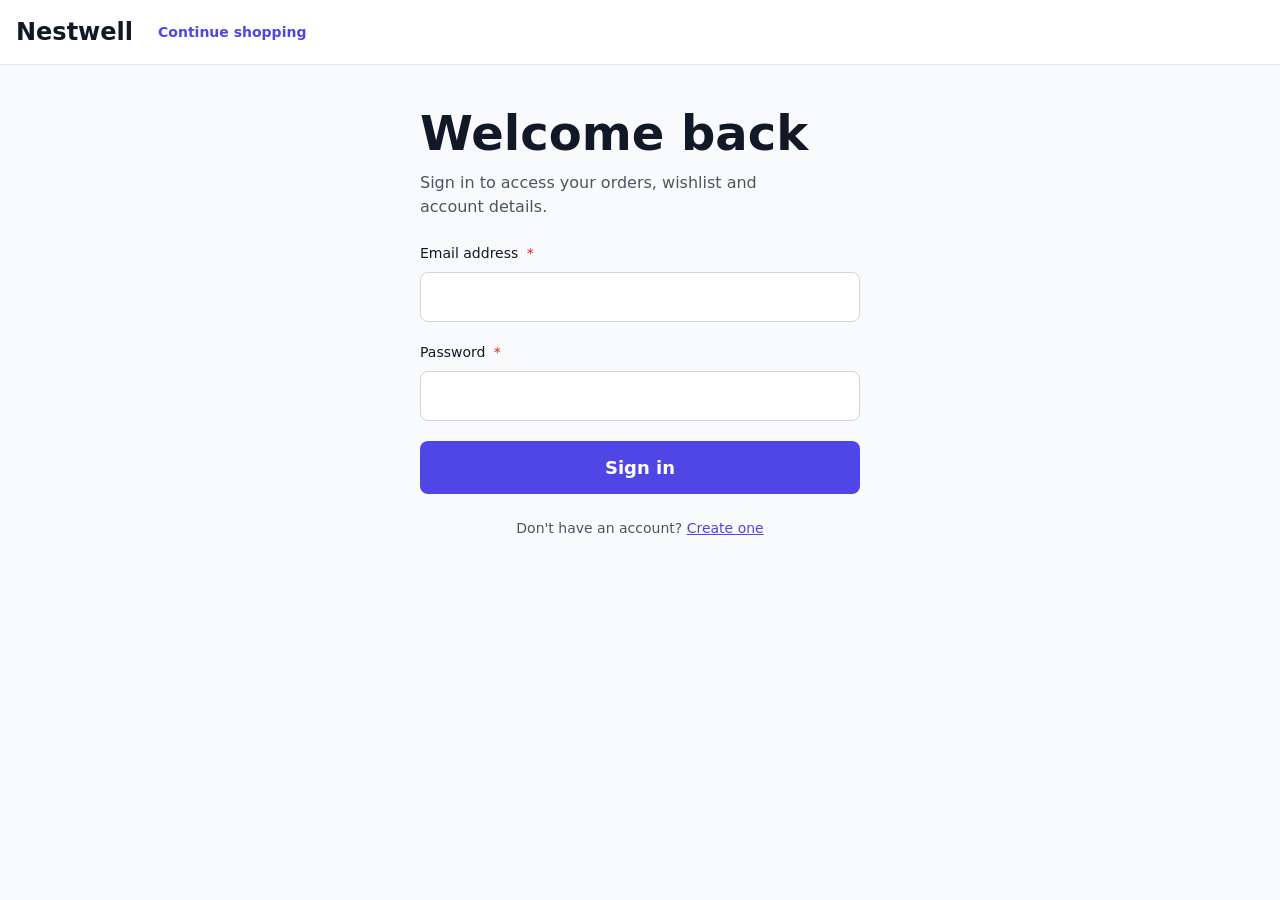
<file: login.html>
<!DOCTYPE html>
<html lang="en">
<head>
  <meta charset="UTF-8" />
  <meta name="viewport" content="width=device-width, initial-scale=1.0" />
  <title>Sign in — Nestwell</title>
  <meta name="description" content="Sign in to your Nestwell account." />
  <link rel="stylesheet" href="css/base.css" />
  <link rel="stylesheet" href="css/layout.css" />
  <link rel="stylesheet" href="css/components.css" />
  <link rel="stylesheet" href="css/pages/account.css" />
  <link rel="icon" href="assets/icons/favicon.svg" type="image/svg+xml" />
</head>
<body>
  <a href="#main-content" class="skip-link">Skip to main content</a>

  <header class="site-header site-header--checkout" id="site-header">
    <div class="container site-header__inner">
      <a href="index.html" class="site-header__logo" aria-label="Nestwell — home">Nestwell</a>
      <a href="shop.html" class="btn btn--ghost btn--sm">Continue shopping</a>
    </div>
  </header>

  <main id="main-content">
    <div class="container">
      <div class="auth-panel">
        <h1 class="auth-panel__heading">Welcome back</h1>
        <p class="auth-panel__sub">Sign in to access your orders, wishlist and account details.</p>

        <p class="form-error auth-panel__error" id="login-error" role="alert" hidden></p>

        <form class="auth-form" id="login-form" novalidate>
          <div class="form-group">
            <label class="form-label" for="login-email">Email address <span class="required-mark" aria-hidden="true">*</span></label>
            <input type="email" id="login-email" name="email" autocomplete="email" required aria-describedby="login-email-error" />
            <p class="form-error" id="login-email-error" role="alert" hidden></p>
          </div>

          <div class="form-group">
            <label class="form-label" for="login-password">Password <span class="required-mark" aria-hidden="true">*</span></label>
            <input type="password" id="login-password" name="password" autocomplete="current-password" required aria-describedby="login-password-error" />
            <p class="form-error" id="login-password-error" role="alert" hidden></p>
          </div>

          <button type="submit" class="btn btn--primary btn--full btn--lg" id="login-submit-btn">Sign in</button>
        </form>

        <p class="auth-panel__switch">
          Don't have an account? <a href="register.html">Create one</a>
        </p>
      </div>
    </div>
  </main>

  <div id="toast-container" class="toast-container" aria-live="assertive" aria-atomic="true"></div>

  <script src="js/modules/storage.js"></script>
  <script src="js/modules/toast.js"></script>
  <script src="js/modules/cart.js"></script>
  <script src="js/modules/wishlist.js"></script>
  <script src="js/modules/product-render.js"></script>
  <script src="js/modules/nav.js"></script>
  <script src="js/modules/validation.js"></script>
  <script src="js/main.js"></script>
  <script src="js/pages/account.js"></script>
</body>
</html>
</file>
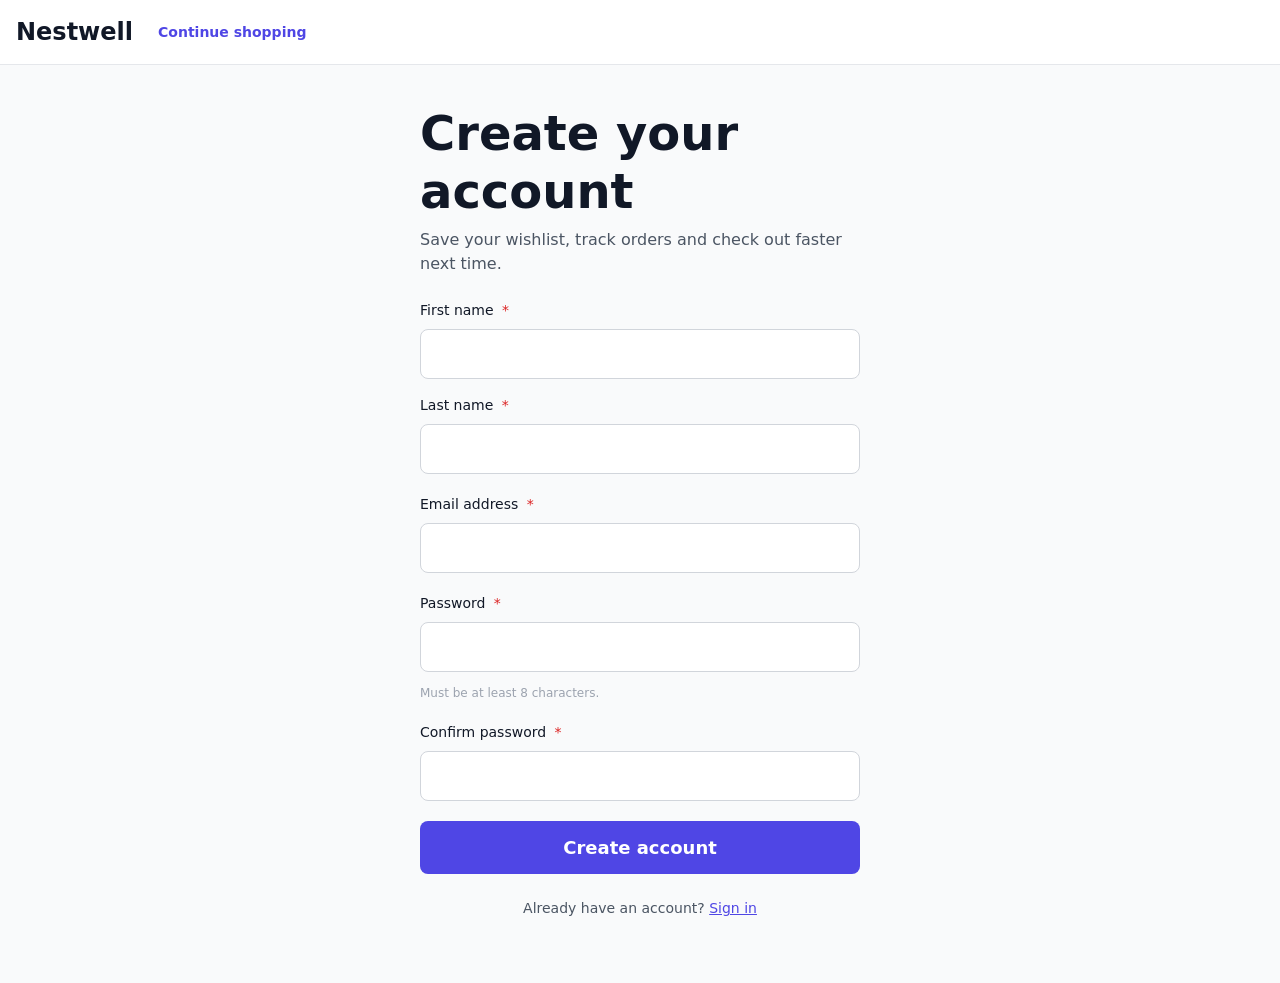
<file: register.html>
<!DOCTYPE html>
<html lang="en">
<head>
  <meta charset="UTF-8" />
  <meta name="viewport" content="width=device-width, initial-scale=1.0" />
  <title>Create account — Nestwell</title>
  <meta name="description" content="Create a Nestwell account to save your wishlist, track orders and check out faster." />
  <link rel="stylesheet" href="css/base.css" />
  <link rel="stylesheet" href="css/layout.css" />
  <link rel="stylesheet" href="css/components.css" />
  <link rel="stylesheet" href="css/pages/account.css" />
  <link rel="icon" href="assets/icons/favicon.svg" type="image/svg+xml" />
</head>
<body>
  <a href="#main-content" class="skip-link">Skip to main content</a>

  <header class="site-header site-header--checkout" id="site-header">
    <div class="container site-header__inner">
      <a href="index.html" class="site-header__logo" aria-label="Nestwell — home">Nestwell</a>
      <a href="shop.html" class="btn btn--ghost btn--sm">Continue shopping</a>
    </div>
  </header>

  <main id="main-content">
    <div class="container">
      <div class="auth-panel">
        <h1 class="auth-panel__heading">Create your account</h1>
        <p class="auth-panel__sub">Save your wishlist, track orders and check out faster next time.</p>

        <p class="form-error auth-panel__error" id="register-error" role="alert" hidden></p>

        <form class="auth-form" id="register-form" novalidate>
          <div class="form-row">
            <div class="form-group">
              <label class="form-label" for="reg-first-name">First name <span class="required-mark" aria-hidden="true">*</span></label>
              <input type="text" id="reg-first-name" name="first_name" autocomplete="given-name" required aria-describedby="reg-first-name-error" />
              <p class="form-error" id="reg-first-name-error" role="alert" hidden></p>
            </div>
            <div class="form-group">
              <label class="form-label" for="reg-last-name">Last name <span class="required-mark" aria-hidden="true">*</span></label>
              <input type="text" id="reg-last-name" name="last_name" autocomplete="family-name" required aria-describedby="reg-last-name-error" />
              <p class="form-error" id="reg-last-name-error" role="alert" hidden></p>
            </div>
          </div>

          <div class="form-group">
            <label class="form-label" for="reg-email">Email address <span class="required-mark" aria-hidden="true">*</span></label>
            <input type="email" id="reg-email" name="email" autocomplete="email" required aria-describedby="reg-email-error" />
            <p class="form-error" id="reg-email-error" role="alert" hidden></p>
          </div>

          <div class="form-group">
            <label class="form-label" for="reg-password">Password <span class="required-mark" aria-hidden="true">*</span></label>
            <input type="password" id="reg-password" name="password" autocomplete="new-password" required aria-describedby="reg-password-error reg-password-hint" />
            <p class="form-hint" id="reg-password-hint">Must be at least 8 characters.</p>
            <p class="form-error" id="reg-password-error" role="alert" hidden></p>
          </div>

          <div class="form-group">
            <label class="form-label" for="reg-confirm-password">Confirm password <span class="required-mark" aria-hidden="true">*</span></label>
            <input type="password" id="reg-confirm-password" name="confirm_password" autocomplete="new-password" required aria-describedby="reg-confirm-password-error" />
            <p class="form-error" id="reg-confirm-password-error" role="alert" hidden></p>
          </div>

          <button type="submit" class="btn btn--primary btn--full btn--lg" id="register-submit-btn">Create account</button>
        </form>

        <p class="auth-panel__switch">
          Already have an account? <a href="login.html">Sign in</a>
        </p>
      </div>
    </div>
  </main>

  <div id="toast-container" class="toast-container" aria-live="assertive" aria-atomic="true"></div>

  <script src="js/modules/storage.js"></script>
  <script src="js/modules/toast.js"></script>
  <script src="js/modules/cart.js"></script>
  <script src="js/modules/wishlist.js"></script>
  <script src="js/modules/product-render.js"></script>
  <script src="js/modules/nav.js"></script>
  <script src="js/modules/validation.js"></script>
  <script src="js/main.js"></script>
  <script src="js/pages/account.js"></script>
</body>
</html>
</file>
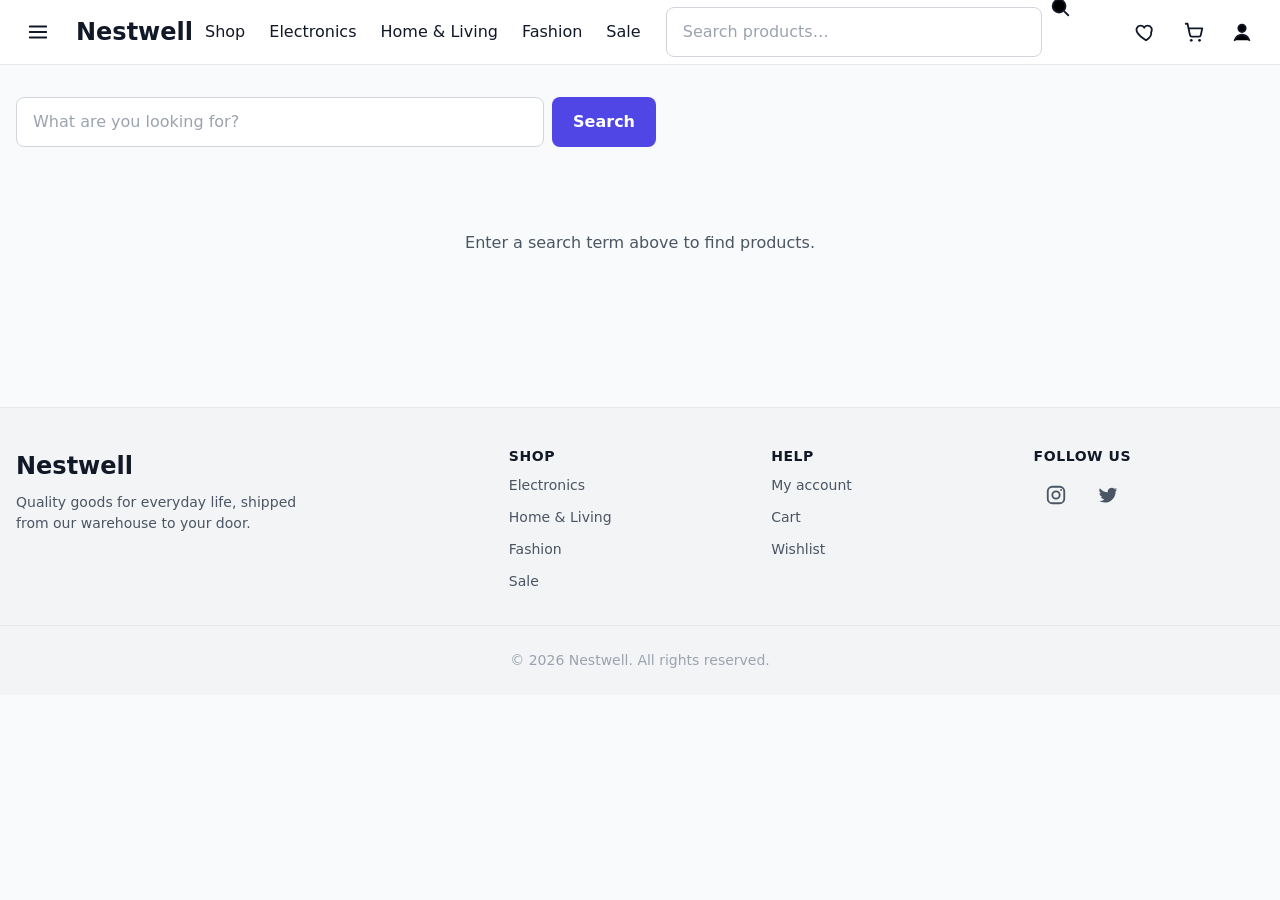
<file: search.html>
<!DOCTYPE html>
<html lang="en">
<head>
  <meta charset="UTF-8" />
  <meta name="viewport" content="width=device-width, initial-scale=1.0" />
  <title id="page-title">Search — Nestwell</title>
  <meta name="description" content="Search for products at Nestwell." />
  <link rel="stylesheet" href="css/base.css" />
  <link rel="stylesheet" href="css/layout.css" />
  <link rel="stylesheet" href="css/components.css" />
  <link rel="stylesheet" href="css/pages/search.css" />
  <link rel="icon" href="assets/icons/favicon.svg" type="image/svg+xml" />
</head>
<body>
  <a href="#main-content" class="skip-link">Skip to main content</a>

  <header class="site-header" id="site-header">
    <div class="container site-header__inner">
      <button type="button" class="icon-btn site-header__menu-toggle" id="menu-toggle" aria-expanded="false" aria-controls="mobile-nav" aria-label="Open menu">
        <svg class="icon" aria-hidden="true" viewBox="0 0 24 24"><path d="M3 6h18M3 12h18M3 18h18" stroke="currentColor" stroke-width="2" stroke-linecap="round"/></svg>
      </button>
      <a href="index.html" class="site-header__logo" aria-label="Nestwell — home">Nestwell</a>
      <nav class="site-nav" aria-label="Primary">
        <ul class="site-nav__list">
          <li><a href="shop.html">Shop</a></li>
          <li><a href="shop.html?category=electronics">Electronics</a></li>
          <li><a href="shop.html?category=home">Home &amp; Living</a></li>
          <li><a href="shop.html?category=fashion">Fashion</a></li>
          <li><a href="shop.html?on_sale=true">Sale</a></li>
        </ul>
      </nav>
      <form class="site-search" role="search" action="search.html" method="get" id="search-header-form">
        <label for="site-search-input" class="visually-hidden">Search products</label>
        <input type="search" name="q" id="site-search-input" class="site-search__input" placeholder="Search products…" autocomplete="off" />
        <button type="submit" class="icon-btn site-search__submit" aria-label="Search">
          <svg class="icon" aria-hidden="true" viewBox="0 0 24 24"><circle cx="11" cy="11" r="7" stroke="currentColor" stroke-width="2"/><path d="M21 21l-4.3-4.3" stroke="currentColor" stroke-width="2" stroke-linecap="round"/></svg>
        </button>
      </form>
      <div class="site-header__actions">
        <a href="wishlist.html" class="icon-btn" aria-label="Wishlist">
          <svg class="icon" aria-hidden="true" viewBox="0 0 24 24"><path d="M12 21s-7-4.35-9.5-8.5C.6 8.9 2.2 5 6 5c2 0 3.3 1 4 2 0.7-1 2-2 4-2 3.8 0 5.4 3.9 3.5 7.5C19 16.65 12 21 12 21z" stroke="currentColor" stroke-width="2" fill="none"/></svg>
        </a>
        <a href="cart.html" class="icon-btn site-header__cart" aria-label="Cart, 0 items">
          <svg class="icon" aria-hidden="true" viewBox="0 0 24 24"><path d="M3 3h2l2.6 12.4a2 2 0 0 0 2 1.6h7.8a2 2 0 0 0 2-1.6L21 8H6" stroke="currentColor" stroke-width="2" fill="none" stroke-linecap="round" stroke-linejoin="round"/><circle cx="9" cy="21" r="1.5" fill="currentColor"/><circle cx="18" cy="21" r="1.5" fill="currentColor"/></svg>
          <span class="cart-badge" id="cart-badge" aria-hidden="true">0</span>
        </a>
        <a href="account.html" class="icon-btn" aria-label="Account">
          <svg class="icon" aria-hidden="true" viewBox="0 0 24 24"><circle cx="12" cy="8" r="4" stroke="currentColor" stroke-width="2"/><path d="M4 21c1.5-4 5-6 8-6s6.5 2 8 6" stroke="currentColor" stroke-width="2" stroke-linecap="round"/></svg>
        </a>
      </div>
    </div>
  </header>

  <nav class="mobile-nav" id="mobile-nav" aria-label="Mobile" hidden>
    <ul class="mobile-nav__list">
      <li><a href="search.html">Search</a></li>
      <li><a href="shop.html">Shop All</a></li>
      <li><a href="shop.html?category=electronics">Electronics</a></li>
      <li><a href="shop.html?category=home">Home &amp; Living</a></li>
      <li><a href="shop.html?category=fashion">Fashion</a></li>
      <li><a href="shop.html?on_sale=true">Sale</a></li>
      <li><a href="wishlist.html">Wishlist</a></li>
      <li><a href="account.html">Account</a></li>
    </ul>
  </nav>
  <div class="drawer-overlay" id="drawer-overlay" hidden></div>

  <main id="main-content">
    <div class="container">

      <!-- Inline search form — large, prominent on this page -->
      <div class="search-hero">
        <form class="search-hero__form" role="search" action="search.html" method="get" id="search-main-form">
          <label for="search-main-input" class="visually-hidden">Search products</label>
          <input
            type="search"
            name="q"
            id="search-main-input"
            class="search-hero__input"
            placeholder="What are you looking for?"
            autocomplete="off"
            aria-describedby="search-results-status"
          />
          <button type="submit" class="btn btn--primary search-hero__btn">Search</button>
        </form>
      </div>

      <!-- Live status for screen readers -->
      <p id="search-results-status" class="visually-hidden" aria-live="polite" aria-atomic="true"></p>

      <!-- Results heading -->
      <div id="search-results-header" class="search-results-header" hidden>
        <h1 class="search-results-header__heading" id="search-heading"></h1>
        <p class="search-results-header__count" id="search-count"></p>
      </div>

      <!-- Initial prompt when no query yet -->
      <div class="search-prompt" id="search-prompt">
        <p>Enter a search term above to find products.</p>
      </div>

      <!-- Results grid -->
      <div class="product-grid" id="search-results-grid" aria-live="polite" hidden></div>

    </div>
  </main>

  <footer class="site-footer">
    <div class="container site-footer__grid">
      <div class="site-footer__col">
        <p class="site-footer__logo">Nestwell</p>
        <p class="site-footer__text">Quality goods for everyday life, shipped from our warehouse to your door.</p>
      </div>
      <nav class="site-footer__col" aria-labelledby="footer-shop-heading">
        <h3 id="footer-shop-heading" class="site-footer__heading">Shop</h3>
        <ul>
          <li><a href="shop.html?category=electronics">Electronics</a></li>
          <li><a href="shop.html?category=home">Home &amp; Living</a></li>
          <li><a href="shop.html?category=fashion">Fashion</a></li>
          <li><a href="shop.html?on_sale=true">Sale</a></li>
        </ul>
      </nav>
      <nav class="site-footer__col" aria-labelledby="footer-help-heading">
        <h3 id="footer-help-heading" class="site-footer__heading">Help</h3>
        <ul>
          <li><a href="account.html">My account</a></li>
          <li><a href="cart.html">Cart</a></li>
          <li><a href="wishlist.html">Wishlist</a></li>
        </ul>
      </nav>
      <div class="site-footer__col">
        <h3 class="site-footer__heading">Follow us</h3>
        <div class="site-footer__socials">
          <a href="#" class="icon-btn" aria-label="Nestwell on Instagram">
            <svg class="icon" aria-hidden="true" viewBox="0 0 24 24"><rect x="3" y="3" width="18" height="18" rx="5" stroke="currentColor" stroke-width="2" fill="none"/><circle cx="12" cy="12" r="4" stroke="currentColor" stroke-width="2" fill="none"/><circle cx="17.5" cy="6.5" r="1" fill="currentColor"/></svg>
          </a>
          <a href="#" class="icon-btn" aria-label="Nestwell on Twitter">
            <svg class="icon" aria-hidden="true" viewBox="0 0 24 24"><path d="M22 5.9c-.7.3-1.5.6-2.3.7.8-.5 1.5-1.3 1.8-2.3-.8.5-1.7.8-2.6 1a4.2 4.2 0 0 0-7.1 3.8A11.9 11.9 0 0 1 3.2 4.6a4.2 4.2 0 0 0 1.3 5.6c-.6 0-1.3-.2-1.8-.5v.1c0 2 1.4 3.7 3.3 4.1-.6.2-1.2.2-1.8.1.5 1.6 2 2.8 3.8 2.8A8.4 8.4 0 0 1 2 18.4a11.9 11.9 0 0 0 6.4 1.9c7.7 0 11.9-6.4 11.9-11.9v-.5c.8-.6 1.5-1.3 2-2.1z" fill="currentColor"/></svg>
          </a>
        </div>
      </div>
    </div>
    <div class="container site-footer__bottom">
      <p>&copy; <span id="current-year">2026</span> Nestwell. All rights reserved.</p>
    </div>
  </footer>

  <div id="toast-container" class="toast-container" aria-live="assertive" aria-atomic="true"></div>

  <script src="js/modules/storage.js"></script>
  <script src="js/modules/toast.js"></script>
  <script src="js/modules/cart.js"></script>
  <script src="js/modules/wishlist.js"></script>
  <script src="js/modules/product-render.js"></script>
  <script src="js/modules/nav.js"></script>
  <script src="js/main.js"></script>
  <script src="js/pages/search.js"></script>
</body>
</html>
</file>
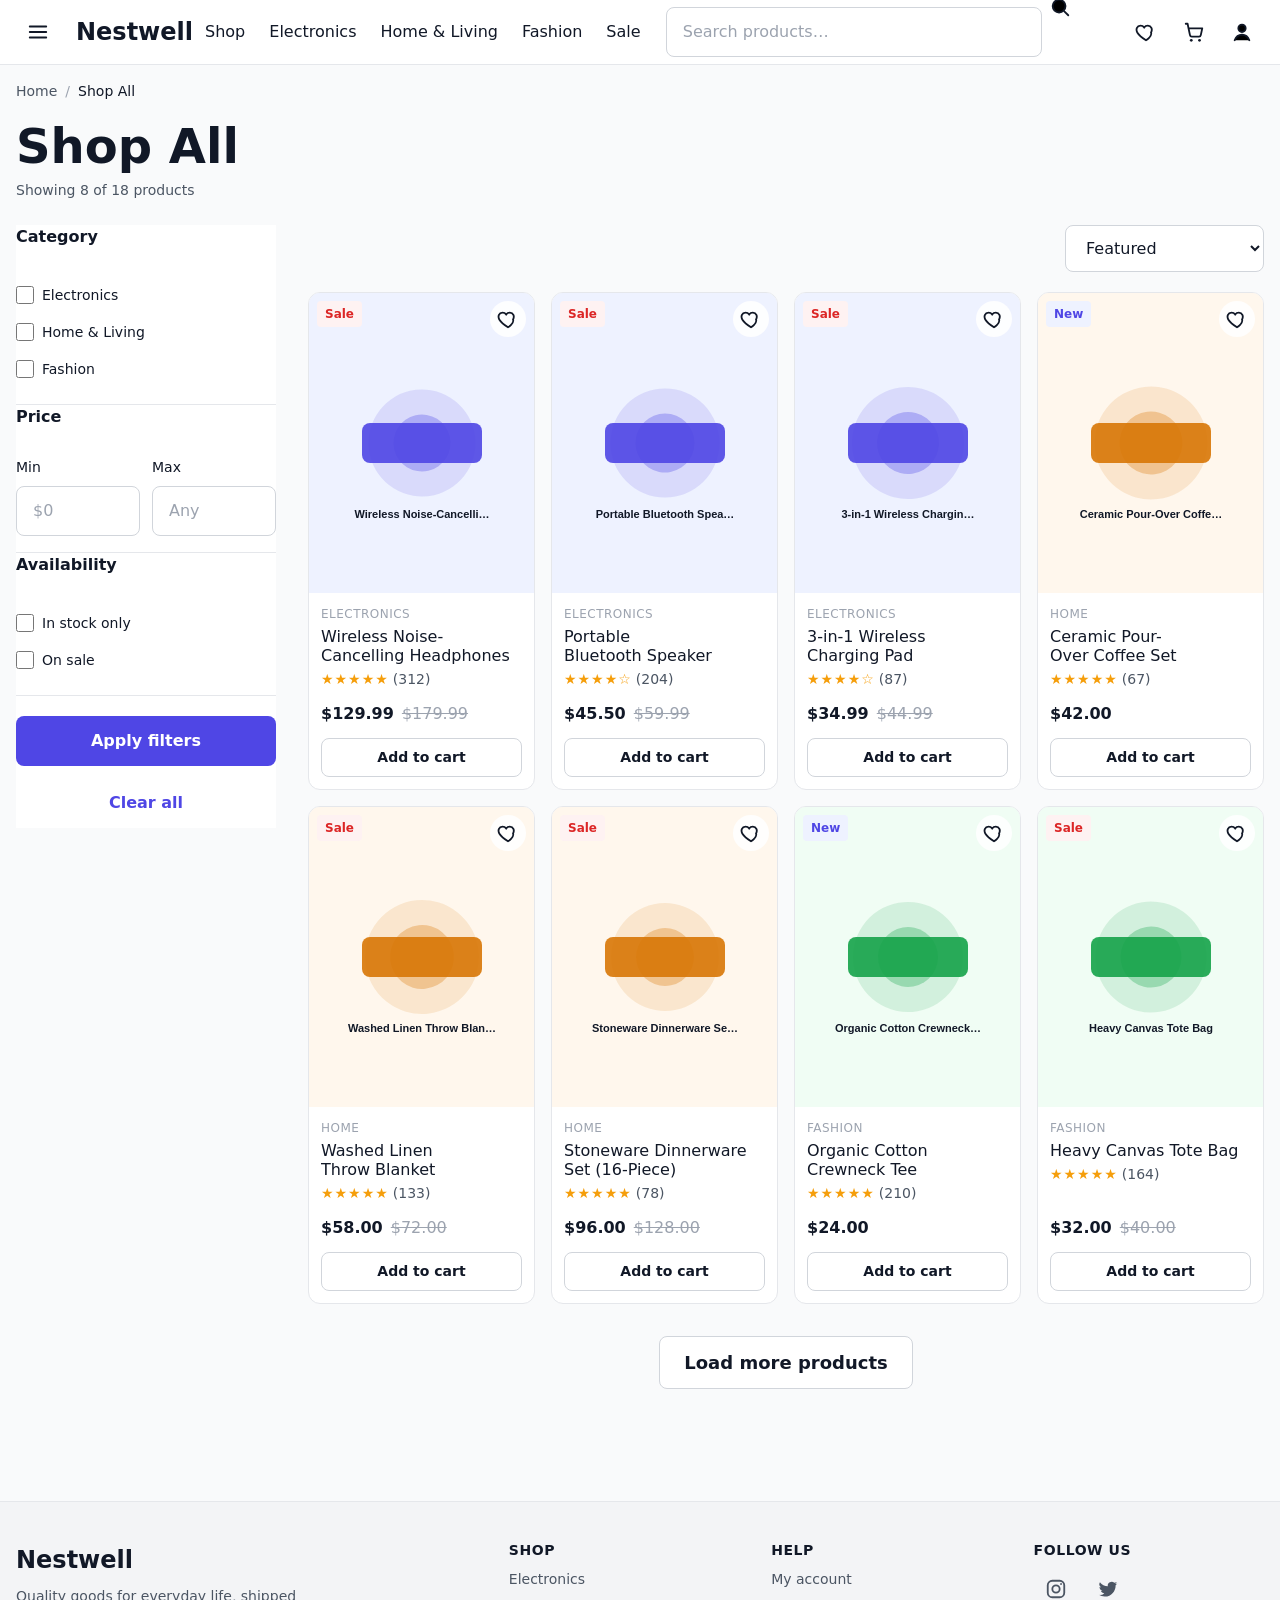
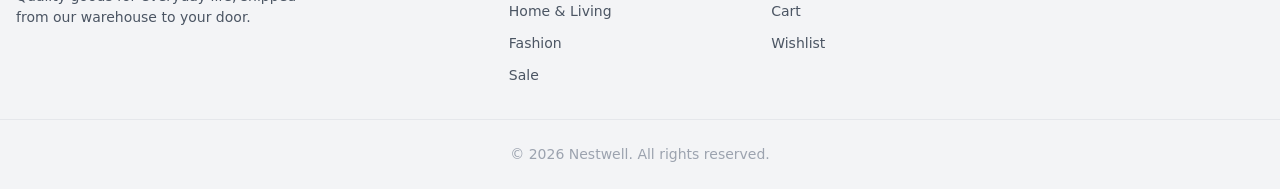
<file: shop.html>
<!DOCTYPE html>
<html lang="en">
<head>
  <meta charset="UTF-8" />
  <meta name="viewport" content="width=device-width, initial-scale=1.0" />
  <title>Shop All — Nestwell</title>
  <meta name="description" content="Browse electronics, home goods, and fashion at Nestwell. Filter by category, price, and availability." />

  <link rel="stylesheet" href="css/base.css" />
  <link rel="stylesheet" href="css/layout.css" />
  <link rel="stylesheet" href="css/components.css" />
  <link rel="stylesheet" href="css/pages/shop.css" />

  <link rel="icon" href="assets/icons/favicon.svg" type="image/svg+xml" />
</head>
<body>

  <a href="#main-content" class="skip-link">Skip to main content</a>

  <!-- ==========================================================
       SITE HEADER (identical structure to index.html — same IDs/
       classes so nav.js, layout.css, and components.css all apply
       without modification)
       ========================================================== -->
  <header class="site-header" id="site-header">
    <div class="container site-header__inner">
      <button
        type="button"
        class="icon-btn site-header__menu-toggle"
        id="menu-toggle"
        aria-expanded="false"
        aria-controls="mobile-nav"
        aria-label="Open menu"
      >
        <svg class="icon" aria-hidden="true" viewBox="0 0 24 24"><path d="M3 6h18M3 12h18M3 18h18" stroke="currentColor" stroke-width="2" stroke-linecap="round"/></svg>
      </button>

      <a href="index.html" class="site-header__logo" aria-label="Nestwell — home">Nestwell</a>

      <nav class="site-nav" aria-label="Primary">
        <ul class="site-nav__list">
          <li><a href="shop.html">Shop</a></li>
          <li><a href="shop.html?category=electronics">Electronics</a></li>
          <li><a href="shop.html?category=home">Home &amp; Living</a></li>
          <li><a href="shop.html?category=fashion">Fashion</a></li>
          <li><a href="shop.html?on_sale=true">Sale</a></li>
        </ul>
      </nav>

      <form class="site-search" role="search" action="search.html" method="get">
        <label for="site-search-input" class="visually-hidden">Search products</label>
        <input type="search" name="q" id="site-search-input" class="site-search__input" placeholder="Search products…" autocomplete="off" />
        <button type="submit" class="icon-btn site-search__submit" aria-label="Search">
          <svg class="icon" aria-hidden="true" viewBox="0 0 24 24"><circle cx="11" cy="11" r="7" stroke="currentColor" stroke-width="2"/><path d="M21 21l-4.3-4.3" stroke="currentColor" stroke-width="2" stroke-linecap="round"/></svg>
        </button>
      </form>

      <div class="site-header__actions">
        <a href="wishlist.html" class="icon-btn" aria-label="Wishlist">
          <svg class="icon" aria-hidden="true" viewBox="0 0 24 24"><path d="M12 21s-7-4.35-9.5-8.5C.6 8.9 2.2 5 6 5c2 0 3.3 1 4 2 0.7-1 2-2 4-2 3.8 0 5.4 3.9 3.5 7.5C19 16.65 12 21 12 21z" stroke="currentColor" stroke-width="2" fill="none"/></svg>
        </a>
        <a href="cart.html" class="icon-btn site-header__cart" aria-label="Cart, 0 items">
          <svg class="icon" aria-hidden="true" viewBox="0 0 24 24"><path d="M3 3h2l2.6 12.4a2 2 0 0 0 2 1.6h7.8a2 2 0 0 0 2-1.6L21 8H6" stroke="currentColor" stroke-width="2" fill="none" stroke-linecap="round" stroke-linejoin="round"/><circle cx="9" cy="21" r="1.5" fill="currentColor"/><circle cx="18" cy="21" r="1.5" fill="currentColor"/></svg>
          <span class="cart-badge" id="cart-badge" aria-hidden="true">0</span>
        </a>
        <a href="account.html" class="icon-btn" aria-label="Account">
          <svg class="icon" aria-hidden="true" viewBox="0 0 24 24"><circle cx="12" cy="8" r="4" stroke="currentColor" stroke-width="2"/><path d="M4 21c1.5-4 5-6 8-6s6.5 2 8 6" stroke="currentColor" stroke-width="2" stroke-linecap="round"/></svg>
        </a>
      </div>
    </div>
  </header>

  <nav class="mobile-nav" id="mobile-nav" aria-label="Mobile" hidden>
    <ul class="mobile-nav__list">
      <li><a href="search.html">Search</a></li>
      <li><a href="shop.html">Shop All</a></li>
      <li><a href="shop.html?category=electronics">Electronics</a></li>
      <li><a href="shop.html?category=home">Home &amp; Living</a></li>
      <li><a href="shop.html?category=fashion">Fashion</a></li>
      <li><a href="shop.html?on_sale=true">Sale</a></li>
      <li><a href="wishlist.html">Wishlist</a></li>
      <li><a href="account.html">Account</a></li>
    </ul>
  </nav>
  <div class="drawer-overlay" id="drawer-overlay" hidden></div>

  <!-- ==========================================================
       MAIN CONTENT
       ========================================================== -->
  <main id="main-content">
    <div class="container">

      <!-- Breadcrumb -->
      <nav aria-label="Breadcrumb" class="breadcrumb">
        <ol class="breadcrumb__list">
          <li><a href="index.html">Home</a></li>
          <li id="breadcrumb-current" aria-current="page">Shop All</li>
        </ol>
      </nav>

      <div class="shop-header">
        <h1 class="shop-header__heading" id="shop-heading">Shop All</h1>
        <p class="shop-header__count" id="results-count" aria-live="polite"></p>
      </div>

      <div class="shop-layout">

        <!-- Filter sidebar (desktop) / drawer content (mobile, same element,
             repositioned via CSS media query rather than duplicated markup) -->
        <aside class="filter-sidebar" id="filter-sidebar" aria-label="Filter products">
          <div class="filter-sidebar__header">
            <h2 class="filter-sidebar__heading">Filters</h2>
            <button type="button" class="icon-btn" id="filter-close" aria-label="Close filters">
              <svg class="icon" aria-hidden="true" viewBox="0 0 24 24"><path d="M6 6l12 12M18 6L6 18" stroke="currentColor" stroke-width="2" stroke-linecap="round"/></svg>
            </button>
          </div>

          <form id="filter-form">
            <fieldset class="filter-group">
              <legend class="filter-group__legend">Category</legend>
              <label class="filter-checkbox">
                <input type="checkbox" name="category" value="electronics" />
                <span>Electronics</span>
              </label>
              <label class="filter-checkbox">
                <input type="checkbox" name="category" value="home" />
                <span>Home &amp; Living</span>
              </label>
              <label class="filter-checkbox">
                <input type="checkbox" name="category" value="fashion" />
                <span>Fashion</span>
              </label>
            </fieldset>

            <fieldset class="filter-group">
              <legend class="filter-group__legend">Price</legend>
              <div class="filter-price-row">
                <div class="form-group">
                  <label class="form-label" for="price-min">Min</label>
                  <input type="number" id="price-min" name="price_min" min="0" step="1" placeholder="$0" />
                </div>
                <div class="form-group">
                  <label class="form-label" for="price-max">Max</label>
                  <input type="number" id="price-max" name="price_max" min="0" step="1" placeholder="Any" />
                </div>
              </div>
            </fieldset>

            <fieldset class="filter-group">
              <legend class="filter-group__legend">Availability</legend>
              <label class="filter-checkbox">
                <input type="checkbox" name="in_stock" value="true" />
                <span>In stock only</span>
              </label>
              <label class="filter-checkbox">
                <input type="checkbox" name="on_sale" value="true" />
                <span>On sale</span>
              </label>
            </fieldset>

            <div class="filter-sidebar__actions">
              <button type="submit" class="btn btn--primary btn--full">Apply filters</button>
              <button type="button" class="btn btn--ghost btn--full" id="clear-filters">Clear all</button>
            </div>
          </form>
        </aside>
        <div class="drawer-overlay" id="filter-drawer-overlay" hidden></div>

        <!-- Product results -->
        <div class="shop-content">
          <div class="shop-toolbar">
            <button type="button" class="btn btn--secondary btn--sm" id="filter-toggle">
              <svg class="icon" aria-hidden="true" viewBox="0 0 24 24"><path d="M4 6h16M7 12h10M10 18h4" stroke="currentColor" stroke-width="2" stroke-linecap="round"/></svg>
              Filters
            </button>

            <div class="form-group shop-toolbar__sort">
              <label class="form-label visually-hidden" for="sort-select">Sort by</label>
              <select id="sort-select" name="sort">
                <option value="featured">Featured</option>
                <option value="price_low">Price: Low to High</option>
                <option value="price_high">Price: High to Low</option>
                <option value="newest">Newest</option>
                <option value="rating">Top Rated</option>
              </select>
            </div>
          </div>

          <div class="product-grid" id="product-grid" aria-live="polite">
            <div class="skeleton-card" aria-hidden="true"></div>
            <div class="skeleton-card" aria-hidden="true"></div>
            <div class="skeleton-card" aria-hidden="true"></div>
            <div class="skeleton-card" aria-hidden="true"></div>
            <div class="skeleton-card" aria-hidden="true"></div>
            <div class="skeleton-card" aria-hidden="true"></div>
          </div>

          <div class="load-more-wrapper">
            <button type="button" class="btn btn--secondary btn--lg" id="load-more-btn" hidden>Load more products</button>
          </div>
        </div>
      </div>
    </div>
  </main>

  <!-- ==========================================================
       SITE FOOTER (identical to index.html)
       ========================================================== -->
  <footer class="site-footer">
    <div class="container site-footer__grid">
      <div class="site-footer__col">
        <p class="site-footer__logo">Nestwell</p>
        <p class="site-footer__text">Quality goods for everyday life, shipped from our warehouse to your door.</p>
      </div>

      <nav class="site-footer__col" aria-labelledby="footer-shop-heading">
        <h3 id="footer-shop-heading" class="site-footer__heading">Shop</h3>
        <ul>
          <li><a href="shop.html?category=electronics">Electronics</a></li>
          <li><a href="shop.html?category=home">Home &amp; Living</a></li>
          <li><a href="shop.html?category=fashion">Fashion</a></li>
          <li><a href="shop.html?on_sale=true">Sale</a></li>
        </ul>
      </nav>

      <nav class="site-footer__col" aria-labelledby="footer-help-heading">
        <h3 id="footer-help-heading" class="site-footer__heading">Help</h3>
        <ul>
          <li><a href="account.html">My account</a></li>
          <li><a href="cart.html">Cart</a></li>
          <li><a href="wishlist.html">Wishlist</a></li>
        </ul>
      </nav>

      <div class="site-footer__col">
        <h3 class="site-footer__heading">Follow us</h3>
        <div class="site-footer__socials">
          <a href="#" class="icon-btn" aria-label="Nestwell on Instagram">
            <svg class="icon" aria-hidden="true" viewBox="0 0 24 24"><rect x="3" y="3" width="18" height="18" rx="5" stroke="currentColor" stroke-width="2" fill="none"/><circle cx="12" cy="12" r="4" stroke="currentColor" stroke-width="2" fill="none"/><circle cx="17.5" cy="6.5" r="1" fill="currentColor"/></svg>
          </a>
          <a href="#" class="icon-btn" aria-label="Nestwell on Twitter">
            <svg class="icon" aria-hidden="true" viewBox="0 0 24 24"><path d="M22 5.9c-.7.3-1.5.6-2.3.7.8-.5 1.5-1.3 1.8-2.3-.8.5-1.7.8-2.6 1a4.2 4.2 0 0 0-7.1 3.8A11.9 11.9 0 0 1 3.2 4.6a4.2 4.2 0 0 0 1.3 5.6c-.6 0-1.3-.2-1.8-.5v.1c0 2 1.4 3.7 3.3 4.1-.6.2-1.2.2-1.8.1.5 1.6 2 2.8 3.8 2.8A8.4 8.4 0 0 1 2 18.4a11.9 11.9 0 0 0 6.4 1.9c7.7 0 11.9-6.4 11.9-11.9v-.5c.8-.6 1.5-1.3 2-2.1z" fill="currentColor"/></svg>
          </a>
        </div>
      </div>
    </div>

    <div class="container site-footer__bottom">
      <p>&copy; <span id="current-year">2026</span> Nestwell. All rights reserved.</p>
    </div>
  </footer>

  <div id="toast-container" class="toast-container" aria-live="assertive" aria-atomic="true"></div>

  <script src="js/modules/storage.js"></script>
  <script src="js/modules/toast.js"></script>
  <script src="js/modules/cart.js"></script>
  <script src="js/modules/wishlist.js"></script>
  <script src="js/modules/product-render.js"></script>
  <script src="js/modules/nav.js"></script>
  <script src="js/main.js"></script>
  <script src="js/pages/shop.js"></script>
</body>
</html>
</file>
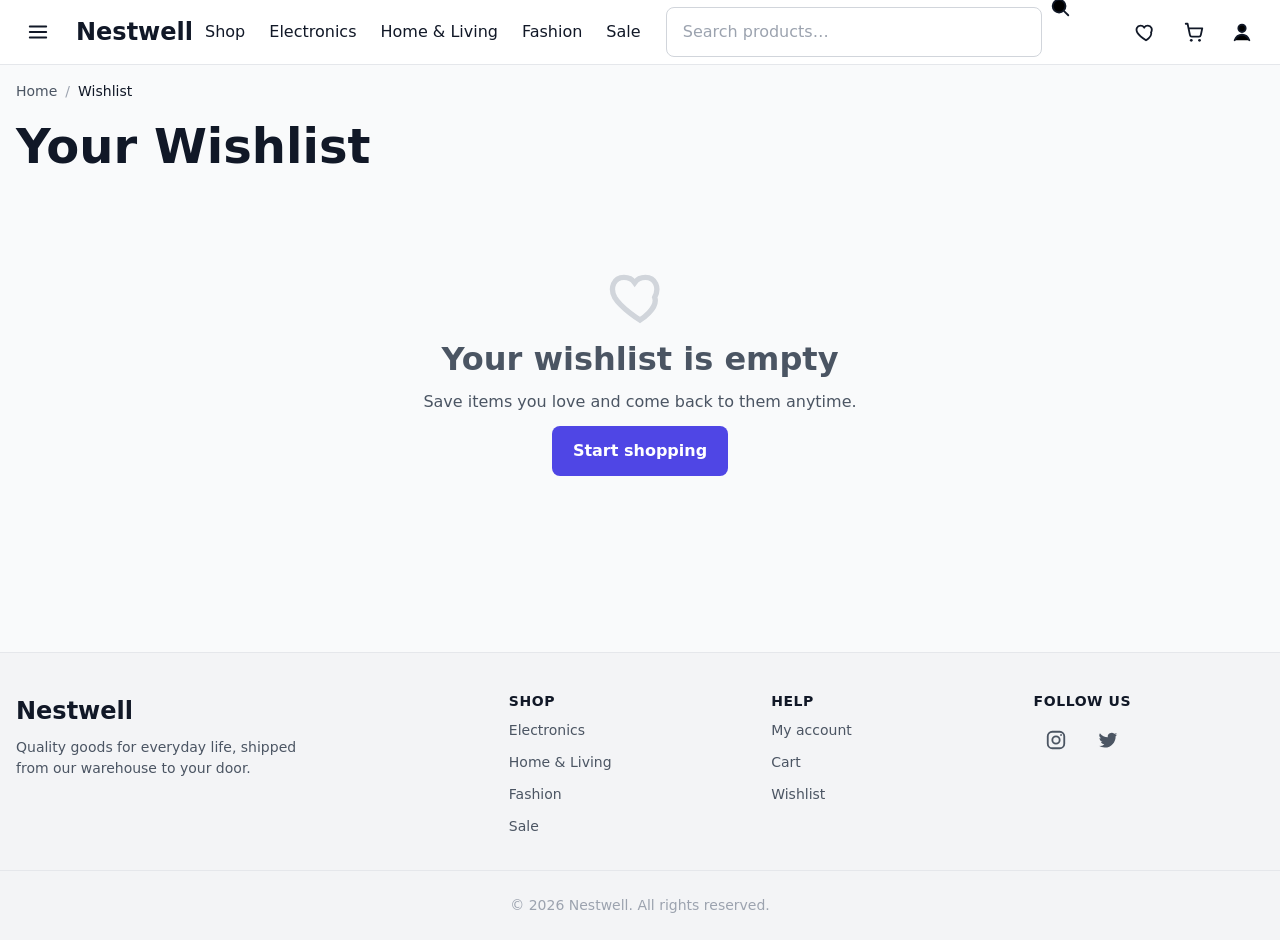
<file: wishlist.html>
<!DOCTYPE html>
<html lang="en">
<head>
  <meta charset="UTF-8" />
  <meta name="viewport" content="width=device-width, initial-scale=1.0" />
  <title>Wishlist — Nestwell</title>
  <meta name="description" content="Your saved products at Nestwell." />
  <link rel="stylesheet" href="css/base.css" />
  <link rel="stylesheet" href="css/layout.css" />
  <link rel="stylesheet" href="css/components.css" />
  <link rel="stylesheet" href="css/pages/wishlist.css" />
  <link rel="icon" href="assets/icons/favicon.svg" type="image/svg+xml" />
</head>
<body>
  <a href="#main-content" class="skip-link">Skip to main content</a>

  <header class="site-header" id="site-header">
    <div class="container site-header__inner">
      <button type="button" class="icon-btn site-header__menu-toggle" id="menu-toggle" aria-expanded="false" aria-controls="mobile-nav" aria-label="Open menu">
        <svg class="icon" aria-hidden="true" viewBox="0 0 24 24"><path d="M3 6h18M3 12h18M3 18h18" stroke="currentColor" stroke-width="2" stroke-linecap="round"/></svg>
      </button>
      <a href="index.html" class="site-header__logo" aria-label="Nestwell — home">Nestwell</a>
      <nav class="site-nav" aria-label="Primary">
        <ul class="site-nav__list">
          <li><a href="shop.html">Shop</a></li>
          <li><a href="shop.html?category=electronics">Electronics</a></li>
          <li><a href="shop.html?category=home">Home &amp; Living</a></li>
          <li><a href="shop.html?category=fashion">Fashion</a></li>
          <li><a href="shop.html?on_sale=true">Sale</a></li>
        </ul>
      </nav>
      <form class="site-search" role="search" action="search.html" method="get">
        <label for="site-search-input" class="visually-hidden">Search products</label>
        <input type="search" name="q" id="site-search-input" class="site-search__input" placeholder="Search products…" autocomplete="off" />
        <button type="submit" class="icon-btn site-search__submit" aria-label="Search">
          <svg class="icon" aria-hidden="true" viewBox="0 0 24 24"><circle cx="11" cy="11" r="7" stroke="currentColor" stroke-width="2"/><path d="M21 21l-4.3-4.3" stroke="currentColor" stroke-width="2" stroke-linecap="round"/></svg>
        </button>
      </form>
      <div class="site-header__actions">
        <a href="wishlist.html" class="icon-btn" aria-label="Wishlist">
          <svg class="icon" aria-hidden="true" viewBox="0 0 24 24"><path d="M12 21s-7-4.35-9.5-8.5C.6 8.9 2.2 5 6 5c2 0 3.3 1 4 2 0.7-1 2-2 4-2 3.8 0 5.4 3.9 3.5 7.5C19 16.65 12 21 12 21z" stroke="currentColor" stroke-width="2" fill="none"/></svg>
        </a>
        <a href="cart.html" class="icon-btn site-header__cart" aria-label="Cart, 0 items">
          <svg class="icon" aria-hidden="true" viewBox="0 0 24 24"><path d="M3 3h2l2.6 12.4a2 2 0 0 0 2 1.6h7.8a2 2 0 0 0 2-1.6L21 8H6" stroke="currentColor" stroke-width="2" fill="none" stroke-linecap="round" stroke-linejoin="round"/><circle cx="9" cy="21" r="1.5" fill="currentColor"/><circle cx="18" cy="21" r="1.5" fill="currentColor"/></svg>
          <span class="cart-badge" id="cart-badge" aria-hidden="true">0</span>
        </a>
        <a href="account.html" class="icon-btn" aria-label="Account">
          <svg class="icon" aria-hidden="true" viewBox="0 0 24 24"><circle cx="12" cy="8" r="4" stroke="currentColor" stroke-width="2"/><path d="M4 21c1.5-4 5-6 8-6s6.5 2 8 6" stroke="currentColor" stroke-width="2" stroke-linecap="round"/></svg>
        </a>
      </div>
    </div>
  </header>

  <nav class="mobile-nav" id="mobile-nav" aria-label="Mobile" hidden>
    <ul class="mobile-nav__list">
      <li><a href="search.html">Search</a></li>
      <li><a href="shop.html">Shop All</a></li>
      <li><a href="shop.html?category=electronics">Electronics</a></li>
      <li><a href="shop.html?category=home">Home &amp; Living</a></li>
      <li><a href="shop.html?category=fashion">Fashion</a></li>
      <li><a href="shop.html?on_sale=true">Sale</a></li>
      <li><a href="wishlist.html">Wishlist</a></li>
      <li><a href="account.html">Account</a></li>
    </ul>
  </nav>
  <div class="drawer-overlay" id="drawer-overlay" hidden></div>

  <main id="main-content">
    <div class="container">
      <nav aria-label="Breadcrumb" class="breadcrumb">
        <ol class="breadcrumb__list">
          <li><a href="index.html">Home</a></li>
          <li aria-current="page">Wishlist</li>
        </ol>
      </nav>

      <div class="wishlist-header">
        <h1 class="wishlist-header__heading">Your Wishlist</h1>
        <p class="wishlist-header__count" id="wishlist-count" aria-live="polite"></p>
      </div>

      <!-- Empty state -->
      <div class="empty-state" id="wishlist-empty" hidden>
        <svg class="empty-state__icon" aria-hidden="true" viewBox="0 0 24 24"><path d="M12 21s-7-4.35-9.5-8.5C.6 8.9 2.2 5 6 5c2 0 3.3 1 4 2 0.7-1 2-2 4-2 3.8 0 5.4 3.9 3.5 7.5C19 16.65 12 21 12 21z" stroke="currentColor" stroke-width="2" fill="none"/></svg>
        <h2>Your wishlist is empty</h2>
        <p>Save items you love and come back to them anytime.</p>
        <a href="shop.html" class="btn btn--primary">Start shopping</a>
      </div>

      <!-- Wishlist grid -->
      <div id="wishlist-grid" class="wishlist-grid" aria-live="polite" hidden></div>

    </div>
  </main>

  <footer class="site-footer">
    <div class="container site-footer__grid">
      <div class="site-footer__col">
        <p class="site-footer__logo">Nestwell</p>
        <p class="site-footer__text">Quality goods for everyday life, shipped from our warehouse to your door.</p>
      </div>
      <nav class="site-footer__col" aria-labelledby="footer-shop-heading">
        <h3 id="footer-shop-heading" class="site-footer__heading">Shop</h3>
        <ul>
          <li><a href="shop.html?category=electronics">Electronics</a></li>
          <li><a href="shop.html?category=home">Home &amp; Living</a></li>
          <li><a href="shop.html?category=fashion">Fashion</a></li>
          <li><a href="shop.html?on_sale=true">Sale</a></li>
        </ul>
      </nav>
      <nav class="site-footer__col" aria-labelledby="footer-help-heading">
        <h3 id="footer-help-heading" class="site-footer__heading">Help</h3>
        <ul>
          <li><a href="account.html">My account</a></li>
          <li><a href="cart.html">Cart</a></li>
          <li><a href="wishlist.html">Wishlist</a></li>
        </ul>
      </nav>
      <div class="site-footer__col">
        <h3 class="site-footer__heading">Follow us</h3>
        <div class="site-footer__socials">
          <a href="#" class="icon-btn" aria-label="Nestwell on Instagram">
            <svg class="icon" aria-hidden="true" viewBox="0 0 24 24"><rect x="3" y="3" width="18" height="18" rx="5" stroke="currentColor" stroke-width="2" fill="none"/><circle cx="12" cy="12" r="4" stroke="currentColor" stroke-width="2" fill="none"/><circle cx="17.5" cy="6.5" r="1" fill="currentColor"/></svg>
          </a>
          <a href="#" class="icon-btn" aria-label="Nestwell on Twitter">
            <svg class="icon" aria-hidden="true" viewBox="0 0 24 24"><path d="M22 5.9c-.7.3-1.5.6-2.3.7.8-.5 1.5-1.3 1.8-2.3-.8.5-1.7.8-2.6 1a4.2 4.2 0 0 0-7.1 3.8A11.9 11.9 0 0 1 3.2 4.6a4.2 4.2 0 0 0 1.3 5.6c-.6 0-1.3-.2-1.8-.5v.1c0 2 1.4 3.7 3.3 4.1-.6.2-1.2.2-1.8.1.5 1.6 2 2.8 3.8 2.8A8.4 8.4 0 0 1 2 18.4a11.9 11.9 0 0 0 6.4 1.9c7.7 0 11.9-6.4 11.9-11.9v-.5c.8-.6 1.5-1.3 2-2.1z" fill="currentColor"/></svg>
          </a>
        </div>
      </div>
    </div>
    <div class="container site-footer__bottom">
      <p>&copy; <span id="current-year">2026</span> Nestwell. All rights reserved.</p>
    </div>
  </footer>

  <div id="toast-container" class="toast-container" aria-live="assertive" aria-atomic="true"></div>

  <script src="js/modules/storage.js"></script>
  <script src="js/modules/toast.js"></script>
  <script src="js/modules/cart.js"></script>
  <script src="js/modules/wishlist.js"></script>
  <script src="js/modules/product-render.js"></script>
  <script src="js/modules/nav.js"></script>
  <script src="js/main.js"></script>
  <script src="js/pages/wishlist.js"></script>
</body>
</html>
</file>
<file: css/base.css>
/* ==========================================================================
   BASE.CSS
   Design tokens (CSS custom properties), global reset, and base typography.
   This is the single source of truth for the design system.
   Every other stylesheet references these variables — never hardcode
   raw color/spacing/font values outside this file.
   ========================================================================== */

/* --------------------------------------------------------------------------
   1. DESIGN TOKENS
   -------------------------------------------------------------------------- */
:root {
  /* --- Color: Brand --- */
  --color-brand-50:  #EEF2FF;
  --color-brand-100: #E0E7FF;
  --color-brand-500: #6366F1;
  --color-brand-600: #4F46E5;
  --color-brand-700: #4338CA;

  /* --- Color: Accent (sale badges, ratings, highlights) --- */
  --color-accent-500: #F59E0B;
  --color-accent-600: #D97706;

  /* --- Color: Semantic states --- */
  --color-success-500: #16A34A;
  --color-success-50:  #F0FDF4;
  --color-danger-500:  #DC2626;
  --color-danger-50:   #FEF2F2;
  --color-warning-500: #F59E0B;

  /* --- Color: Neutrals (text, backgrounds, borders) --- */
  --color-neutral-900: #111827;
  --color-neutral-800: #1F2937;
  --color-neutral-600: #4B5563;
  --color-neutral-400: #9CA3AF;
  --color-neutral-300: #D1D5DB;
  --color-neutral-200: #E5E7EB;
  --color-neutral-100: #F3F4F6;
  --color-neutral-50:  #F9FAFB;
  --color-white: #FFFFFF;

  /* --- Semantic color aliases (use these in components) --- */
  --color-text-primary: var(--color-neutral-900);
  --color-text-secondary: var(--color-neutral-600);
  --color-text-muted: var(--color-neutral-400);
  --color-text-inverse: var(--color-white);
  --color-bg-page: var(--color-neutral-50);
  --color-bg-surface: var(--color-white);
  --color-bg-surface-alt: var(--color-neutral-100);
  --color-border: var(--color-neutral-200);
  --color-border-strong: var(--color-neutral-300);
  --color-link: var(--color-brand-600);
  --color-focus-ring: var(--color-brand-500);

  /* --- Typography: Font families ---
     System-first stack: zero network requests, fast paint,
     native look-and-feel across platforms. */
  --font-heading: -apple-system, "Segoe UI", system-ui, Roboto, sans-serif;
  --font-body: -apple-system, "Segoe UI", system-ui, Roboto, sans-serif;

  /* --- Typography: Fluid type scale (mobile → desktop via clamp) --- */
  --text-xs:   0.75rem;                                   /* 12px */
  --text-sm:   0.875rem;                                  /* 14px */
  --text-base: 1rem;                                      /* 16px */
  --text-lg:   1.125rem;                                  /* 18px */
  --text-xl:   clamp(1.25rem, 1.1rem + 0.6vw, 1.5rem);     /* 20–24px */
  --text-2xl:  clamp(1.5rem, 1.25rem + 1vw, 2rem);         /* 24–32px */
  --text-3xl:  clamp(2rem, 1.5rem + 2vw, 3rem);            /* 32–48px */

  /* --- Typography: Weights & line-heights --- */
  --font-weight-regular: 400;
  --font-weight-medium: 500;
  --font-weight-semibold: 600;
  --font-weight-bold: 700;
  --line-height-tight: 1.2;
  --line-height-normal: 1.5;

  /* --- Spacing scale (4px base unit) --- */
  --space-1:  0.25rem;  /* 4px */
  --space-2:  0.5rem;   /* 8px */
  --space-3:  0.75rem;  /* 12px */
  --space-4:  1rem;     /* 16px */
  --space-5:  1.25rem;  /* 20px */
  --space-6:  1.5rem;   /* 24px */
  --space-8:  2rem;     /* 32px */
  --space-10: 2.5rem;   /* 40px */
  --space-12: 3rem;     /* 48px */
  --space-16: 4rem;     /* 64px */
  --space-20: 5rem;     /* 80px */

  /* --- Border radius --- */
  --radius-sm: 0.25rem;   /* 4px  — badges, small chips */
  --radius-md: 0.5rem;    /* 8px  — buttons, inputs */
  --radius-lg: 0.75rem;   /* 12px — cards */
  --radius-xl: 1rem;      /* 16px — modals */
  --radius-full: 9999px;  /* pills, avatars */

  /* --- Elevation (shadows) --- */
  --shadow-sm: 0 1px 2px rgba(17, 24, 39, 0.06);
  --shadow-md: 0 4px 12px rgba(17, 24, 39, 0.08);
  --shadow-lg: 0 12px 32px rgba(17, 24, 39, 0.12);

  /* --- Layout --- */
  --container-max-width: 1280px;
  --container-padding-inline: var(--space-4);
  --header-height: 4rem;

  /* --- Motion --- */
  --transition-fast: 150ms ease;
  --transition-base: 250ms ease;

  /* --- Z-index scale (prevents stacking-context guesswork) --- */
  --z-dropdown: 100;
  --z-sticky-header: 200;
  --z-drawer: 300;
  --z-modal: 400;
  --z-toast: 500;
}

/* --------------------------------------------------------------------------
   2. RESET
   A modern, opinionated reset — normalizes box-sizing, removes default
   margins, and sets sane defaults for media and form elements.
   -------------------------------------------------------------------------- */

*,
*::before,
*::after {
  box-sizing: border-box;
  margin: 0;
  padding: 0;
}

html {
  -webkit-text-size-adjust: 100%;
  scroll-behavior: smooth;
}

/* Respect users who have motion sensitivity */
@media (prefers-reduced-motion: reduce) {
  html {
    scroll-behavior: auto;
  }
  *,
  *::before,
  *::after {
    animation-duration: 0.01ms !important;
    animation-iteration-count: 1 !important;
    transition-duration: 0.01ms !important;
    scroll-behavior: auto !important;
  }
}

body {
  min-height: 100vh;
  font-family: var(--font-body);
  font-size: var(--text-base);
  font-weight: var(--font-weight-regular);
  line-height: var(--line-height-normal);
  color: var(--color-text-primary);
  background-color: var(--color-bg-page);
  -webkit-font-smoothing: antialiased;
}

img,
picture,
svg,
video {
  display: block;
  max-width: 100%;
  height: auto;
}

/* Images without explicit dimensions still need alt text — enforced
   in HTML, not CSS, but flagged here as a reminder for future contributors. */

input,
button,
textarea,
select {
  font: inherit;
  color: inherit;
}

button {
  cursor: pointer;
  background: none;
  border: none;
}

a {
  color: inherit;
  text-decoration: none;
}

ul,
ol {
  list-style: none;
}

table {
  border-collapse: collapse;
  width: 100%;
}

h1, h2, h3, h4, h5, h6 {
  font-family: var(--font-heading);
  line-height: var(--line-height-tight);
  font-weight: var(--font-weight-semibold);
  text-wrap: balance;
}

p {
  text-wrap: pretty;
}

/* --------------------------------------------------------------------------
   3. ACCESSIBILITY BASELINE
   -------------------------------------------------------------------------- */

/* Visible, consistent focus state for keyboard users on every
   interactive element. Never removed without a replacement. */
:focus-visible {
  outline: 2px solid var(--color-focus-ring);
  outline-offset: 2px;
  border-radius: var(--radius-sm);
}

/* Remove default focus ring only when a custom one is guaranteed */
:focus:not(:focus-visible) {
  outline: none;
}

/* Utility for visually hiding content while keeping it available
   to screen readers (skip links, form labels, live regions). */
.visually-hidden {
  position: absolute;
  width: 1px;
  height: 1px;
  padding: 0;
  margin: -1px;
  overflow: hidden;
  clip: rect(0, 0, 0, 0);
  white-space: nowrap;
  border: 0;
}

/* Skip-to-content link: hidden until focused, then jumps to the top
   of the visible viewport so keyboard users can bypass navigation. */
.skip-link {
  position: absolute;
  top: -100%;
  left: var(--space-4);
  z-index: 1000;
  padding: var(--space-2) var(--space-4);
  background-color: var(--color-brand-600);
  color: var(--color-text-inverse);
  border-radius: var(--radius-md);
  transition: top var(--transition-fast);
}

.skip-link:focus {
  top: var(--space-4);
}

/* --------------------------------------------------------------------------
   4. BASE TYPOGRAPHY SCALE (element-level defaults; components can override)
   -------------------------------------------------------------------------- */

h1 { font-size: var(--text-3xl); }
h2 { font-size: var(--text-2xl); }
h3 { font-size: var(--text-xl); }
h4 { font-size: var(--text-lg); }

small { font-size: var(--text-sm); }
</file>
<file: css/layout.css>
/* ==========================================================================
   LAYOUT.CSS
   Structural layout only: containers, grid systems, header/footer/nav
   positioning, section spacing. No color/typography decisions here beyond
   what's needed for structure — visual styling of components lives in
   components.css. Mobile-first: base rules target small screens, then
   min-width queries enhance upward.
   ========================================================================== */

/* --------------------------------------------------------------------------
   CONTAINER — the shared max-width wrapper used on every page
   -------------------------------------------------------------------------- */
.container {
  width: 100%;
  max-width: var(--container-max-width);
  margin-inline: auto;
  padding-inline: var(--container-padding-inline);
}

/* --------------------------------------------------------------------------
   SITE HEADER
   Mobile: [menu-toggle] [logo] .......... [search-icon] [cart] [account]
   Desktop: [logo] [nav] [search bar] [wishlist] [cart] [account]
   -------------------------------------------------------------------------- */
.site-header {
  position: sticky;
  top: 0;
  z-index: var(--z-sticky-header);
  background-color: var(--color-bg-surface);
  border-bottom: 1px solid var(--color-border);
}

.site-header__inner {
  display: flex;
  align-items: center;
  gap: var(--space-3);
  height: var(--header-height);
}

.site-header__logo {
  font-family: var(--font-heading);
  font-size: var(--text-xl);
  font-weight: var(--font-weight-bold);
  white-space: nowrap;
}

/* Desktop primary nav — hidden on mobile, shown from --bp-lg up */
.site-nav {
  display: none;
}

.site-nav__list {
  display: flex;
  gap: var(--space-6);
}

/* Search bar grows to fill available space between nav and icons */
.site-search {
  display: none; /* shown from --bp-md up; mobile uses search icon in nav instead */
  position: relative;
  flex: 1 1 auto;
  max-width: 420px;
  margin-inline: auto;
}

.site-search__input {
  width: 100%;
}

.site-search__submit {
  position: absolute;
  right: var(--space-1);
  top: 50%;
  transform: translateY(-50%);
}

.site-header__actions {
  display: flex;
  align-items: center;
  gap: var(--space-1);
  margin-left: auto;
}

.site-header__menu-toggle {
  margin-right: var(--space-1);
}

/* --------------------------------------------------------------------------
   MOBILE OFF-CANVAS NAV + OVERLAY
   -------------------------------------------------------------------------- */
.mobile-nav {
  position: fixed;
  inset: 0 25% 0 auto; /* right-hand drawer, 75% width max */
  width: 75%;
  max-width: 320px;
  background-color: var(--color-bg-surface);
  z-index: var(--z-drawer);
  padding: var(--space-6) var(--space-4);
  overflow-y: auto;
  transform: translateX(100%);
  transition: transform var(--transition-base);
  box-shadow: var(--shadow-lg);
}

.mobile-nav.is-open {
  transform: translateX(0);
}

.mobile-nav__list {
  display: flex;
  flex-direction: column;
  gap: var(--space-1);
}

.mobile-nav__list a {
  display: block;
  padding: var(--space-3) var(--space-2);
  font-size: var(--text-lg);
  border-radius: var(--radius-md);
}

.drawer-overlay {
  position: fixed;
  inset: 0;
  background-color: rgba(17, 24, 39, 0.5);
  z-index: calc(var(--z-drawer) - 1);
  opacity: 0;
  transition: opacity var(--transition-base);
}

.drawer-overlay.is-visible {
  opacity: 1;
}

/* Lock body scroll while the drawer is open (class toggled via JS) */
body.nav-open {
  overflow: hidden;
}

/* --------------------------------------------------------------------------
   BREADCRUMB — shared structural spacing (used on shop, product, cart,
   checkout, search — any page with a breadcrumb trail). Visual styling
   (.breadcrumb__list etc.) lives in components.css alongside the other
   reusable components; this is just the page-level spacing wrapper.
   -------------------------------------------------------------------------- */
.breadcrumb {
  padding-top: var(--space-4);
}

/* --------------------------------------------------------------------------
   SECTION SPACING — shared rhythm for all homepage/page sections
   -------------------------------------------------------------------------- */
.section {
  padding-block: var(--space-10);
}

.section__heading {
  margin-bottom: var(--space-6);
}

.section__header-row {
  display: flex;
  align-items: baseline;
  justify-content: space-between;
  gap: var(--space-4);
  margin-bottom: var(--space-6);
}

.section__header-row .section__heading {
  margin-bottom: 0;
}

/* --------------------------------------------------------------------------
   HERO
   -------------------------------------------------------------------------- */
.hero {
  padding-block: var(--space-12) var(--space-10);
  background-color: var(--color-brand-50);
}

.hero__content {
  max-width: 640px;
}

.hero__heading {
  margin-block: var(--space-3) var(--space-4);
}

.hero__subtext {
  margin-bottom: var(--space-6);
  max-width: 52ch;
}

/* --------------------------------------------------------------------------
   CATEGORY GRID
   Mobile: 2 columns → Tablet: 3 → Desktop: 6 (single row of shortcuts)
   -------------------------------------------------------------------------- */
.category-grid {
  display: grid;
  grid-template-columns: repeat(2, 1fr);
  gap: var(--space-4);
}

/* --------------------------------------------------------------------------
   PRODUCT GRID
   Mobile: 1 col → sm: 2 → md: 3 → lg: 4
   Using auto-fill/minmax as a safety net alongside explicit breakpoints
   so the grid never produces oddly-stretched single cards.
   -------------------------------------------------------------------------- */
.product-grid {
  display: grid;
  grid-template-columns: repeat(2, 1fr);
  gap: var(--space-4);
}

.skeleton-card {
  aspect-ratio: 3 / 4;
  border-radius: var(--radius-lg);
  background: linear-gradient(
    90deg,
    var(--color-neutral-100) 25%,
    var(--color-neutral-200) 37%,
    var(--color-neutral-100) 63%
  );
  background-size: 400% 100%;
  animation: skeleton-shimmer 1.4s ease infinite;
}

@keyframes skeleton-shimmer {
  0% { background-position: 100% 50%; }
  100% { background-position: 0% 50%; }
}

@media (prefers-reduced-motion: reduce) {
  .skeleton-card {
    animation: none;
  }
}

/* --------------------------------------------------------------------------
   PROMO BANNER
   -------------------------------------------------------------------------- */
.promo-banner {
  background-color: var(--color-neutral-900);
  padding-block: var(--space-10);
}

.promo-banner__inner {
  display: flex;
  flex-direction: column;
  gap: var(--space-5);
  align-items: flex-start;
}

.promo-banner__heading {
  margin-bottom: var(--space-2);
}

/* --------------------------------------------------------------------------
   NEWSLETTER
   -------------------------------------------------------------------------- */
.newsletter {
  padding-block: var(--space-12);
}

.newsletter__inner {
  max-width: 560px;
  text-align: center;
  margin-inline: auto;
}

.newsletter__text {
  margin-block: var(--space-2) var(--space-6);
}

.newsletter__form {
  display: flex;
  flex-direction: column;
  gap: var(--space-3);
}

.newsletter__input {
  width: 100%;
}

/* --------------------------------------------------------------------------
   SITE FOOTER
   -------------------------------------------------------------------------- */
.site-footer {
  border-top: 1px solid var(--color-border);
  margin-top: var(--space-12);
  padding-block: var(--space-10) var(--space-6);
  background-color: var(--color-bg-surface-alt);
}

.site-footer__grid {
  display: grid;
  grid-template-columns: 1fr;
  gap: var(--space-8);
  margin-bottom: var(--space-8);
}

.site-footer__col ul {
  display: flex;
  flex-direction: column;
  gap: var(--space-2);
  margin-top: var(--space-2);
}

.site-footer__socials {
  display: flex;
  gap: var(--space-2);
  margin-top: var(--space-2);
}

.site-footer__bottom {
  padding-top: var(--space-6);
  border-top: 1px solid var(--color-border);
  text-align: center;
}

/* --------------------------------------------------------------------------
   TOAST CONTAINER — fixed position, stacks notifications
   -------------------------------------------------------------------------- */
.toast-container {
  position: fixed;
  bottom: var(--space-4);
  left: 50%;
  transform: translateX(-50%);
  z-index: var(--z-toast);
  display: flex;
  flex-direction: column;
  gap: var(--space-2);
  width: calc(100% - var(--space-8));
  max-width: 360px;
}

/* ==========================================================================
   RESPONSIVE BREAKPOINTS
   ========================================================================== */

/* --- Small (≥600px): 2-col category grid stays, product grid → 2 col stays,
       newsletter form goes inline --- */
@media (min-width: 600px) {
  .newsletter__form {
    flex-direction: row;
  }

  .newsletter__input {
    flex: 1;
  }
}

/* --- Medium / Tablet (≥768px) --- */
@media (min-width: 768px) {
  .site-search {
    display: flex;
  }

  .category-grid {
    grid-template-columns: repeat(3, 1fr);
  }

  .product-grid {
    grid-template-columns: repeat(3, 1fr);
  }

  .promo-banner__inner {
    flex-direction: row;
    align-items: center;
    justify-content: space-between;
  }

  .site-footer__grid {
    grid-template-columns: repeat(2, 1fr);
  }
}

/* --- Large / Desktop (≥1024px) --- */
@media (min-width: 1024px) {
  .site-header__menu-toggle {
    display: none; /* hamburger no longer needed once full nav is visible */
  }

  .site-nav {
    display: block;
  }

  .product-grid {
    grid-template-columns: repeat(4, 1fr);
  }

  .category-grid {
    grid-template-columns: repeat(6, 1fr);
  }

  .site-footer__grid {
    grid-template-columns: 2fr 1fr 1fr 1fr;
  }

  .hero__inner {
    padding-block: var(--space-8);
  }
}

/* --- Extra large (≥1280px): container already caps via max-width,
       just increase section breathing room --- */
@media (min-width: 1280px) {
  .section {
    padding-block: var(--space-12);
  }
}
</file>
<file: css/components.css>
/* ==========================================================================
   COMPONENTS.CSS
   Reusable, self-contained UI components. Every component here is designed
   to be dropped into ANY page without modification — home, shop, product,
   cart, checkout, etc. Naming follows BEM (.block__element--modifier).
   ========================================================================== */

/* --------------------------------------------------------------------------
   TEXT TREATMENTS (small reusable typographic patterns)
   -------------------------------------------------------------------------- */
.eyebrow {
  display: inline-block;
  font-size: var(--text-sm);
  font-weight: var(--font-weight-semibold);
  color: var(--color-brand-600);
  text-transform: uppercase;
  letter-spacing: 0.06em;
  margin-bottom: var(--space-2);
}

.link-arrow {
  display: inline-flex;
  align-items: center;
  gap: var(--space-1);
  font-weight: var(--font-weight-medium);
  color: var(--color-brand-600);
  white-space: nowrap;
}

.link-arrow::after {
  content: "→";
  transition: transform var(--transition-fast);
}

.link-arrow:hover::after {
  transform: translateX(3px);
}

/* --------------------------------------------------------------------------
   BUTTONS
   Base .btn + modifiers for intent (primary/secondary/ghost/danger) and
   size (sm/lg). Minimum 44px touch target on all interactive sizes.
   -------------------------------------------------------------------------- */
.btn {
  display: inline-flex;
  align-items: center;
  justify-content: center;
  gap: var(--space-2);
  min-height: 44px;
  padding: var(--space-3) var(--space-5);
  border-radius: var(--radius-md);
  font-weight: var(--font-weight-semibold);
  font-size: var(--text-base);
  border: 1px solid transparent;
  transition: background-color var(--transition-fast), border-color var(--transition-fast), color var(--transition-fast);
  white-space: nowrap;
}

.btn:disabled {
  opacity: 0.5;
  cursor: not-allowed;
}

.btn--primary {
  background-color: var(--color-brand-600);
  color: var(--color-text-inverse);
}

.btn--primary:hover:not(:disabled) {
  background-color: var(--color-brand-700);
}

.btn--secondary {
  background-color: var(--color-white);
  color: var(--color-neutral-900);
  border-color: var(--color-border-strong);
}

.btn--secondary:hover:not(:disabled) {
  background-color: var(--color-neutral-100);
}

.btn--ghost {
  background-color: transparent;
  color: var(--color-brand-600);
}

.btn--ghost:hover:not(:disabled) {
  background-color: var(--color-brand-50);
}

.btn--danger {
  background-color: var(--color-danger-500);
  color: var(--color-text-inverse);
}

.btn--danger:hover:not(:disabled) {
  background-color: #B91C1C;
}

.btn--lg {
  min-height: 52px;
  padding-inline: var(--space-6);
  font-size: var(--text-lg);
}

.btn--sm {
  min-height: 36px;
  padding: var(--space-2) var(--space-3);
  font-size: var(--text-sm);
}

.btn--full {
  width: 100%;
}

/* --------------------------------------------------------------------------
   ICON BUTTON — square, transparent, used for header icons / close buttons
   -------------------------------------------------------------------------- */
.icon-btn {
  position: relative;
  display: inline-flex;
  align-items: center;
  justify-content: center;
  width: 44px;
  height: 44px;
  border-radius: var(--radius-full);
  color: var(--color-neutral-900);
  transition: background-color var(--transition-fast);
  flex-shrink: 0;
}

.icon-btn:hover {
  background-color: var(--color-neutral-100);
}

.icon {
  width: 22px;
  height: 22px;
}

/* Cart badge — small count bubble anchored to the cart icon button */
.site-header__cart {
  position: relative;
}

.cart-badge {
  position: absolute;
  top: 2px;
  right: 2px;
  min-width: 18px;
  height: 18px;
  padding-inline: 4px;
  display: flex;
  align-items: center;
  justify-content: center;
  background-color: var(--color-accent-500);
  color: var(--color-white);
  font-size: 0.6875rem;
  font-weight: var(--font-weight-bold);
  border-radius: var(--radius-full);
  line-height: 1;
}

/* Hide the badge entirely when cart is empty (JS toggles this class) */
.cart-badge.is-empty {
  display: none;
}

/* --------------------------------------------------------------------------
   FORM ELEMENTS — inputs, labels, errors
   -------------------------------------------------------------------------- */
.form-group {
  display: flex;
  flex-direction: column;
  gap: var(--space-2);
  margin-bottom: var(--space-4);
}

.form-label {
  font-size: var(--text-sm);
  font-weight: var(--font-weight-medium);
  color: var(--color-text-primary);
}

.form-label .required-mark {
  color: var(--color-danger-500);
  margin-left: var(--space-1);
}

input[type="text"],
input[type="email"],
input[type="password"],
input[type="search"],
input[type="tel"],
input[type="number"],
select,
textarea {
  width: 100%;
  min-height: 44px;
  padding: var(--space-3) var(--space-4);
  background-color: var(--color-white);
  border: 1px solid var(--color-border-strong);
  border-radius: var(--radius-md);
  font-size: var(--text-base);
  transition: border-color var(--transition-fast), box-shadow var(--transition-fast);
}

input::placeholder,
textarea::placeholder {
  color: var(--color-text-muted);
}

input:focus-visible,
select:focus-visible,
textarea:focus-visible {
  outline: none;
  border-color: var(--color-brand-500);
  box-shadow: 0 0 0 3px var(--color-brand-100);
}

/* Invalid state — paired with an actual error message, never color alone */
input[aria-invalid="true"],
select[aria-invalid="true"],
textarea[aria-invalid="true"] {
  border-color: var(--color-danger-500);
}

.form-error {
  display: flex;
  align-items: center;
  gap: var(--space-1);
  font-size: var(--text-sm);
  color: var(--color-danger-500);
  font-weight: var(--font-weight-medium);
}

.form-error[hidden] {
  display: none;
}

/* --------------------------------------------------------------------------
   PRODUCT CARD — used on home, shop, search, related-products
   -------------------------------------------------------------------------- */
.product-card {
  display: flex;
  flex-direction: column;
  background-color: var(--color-bg-surface);
  border-radius: var(--radius-lg);
  overflow: hidden;
  border: 1px solid var(--color-border);
  transition: box-shadow var(--transition-fast), transform var(--transition-fast);
  height: 100%;
}

.product-card:hover {
  box-shadow: var(--shadow-md);
  transform: translateY(-2px);
}

.product-card__media {
  position: relative;
  aspect-ratio: 3 / 4;
  background-color: var(--color-neutral-100);
}

.product-card__image {
  width: 100%;
  height: 100%;
  object-fit: cover;
}

.product-card__wishlist-btn {
  position: absolute;
  top: var(--space-2);
  right: var(--space-2);
  width: 36px;
  height: 36px;
  background-color: rgba(255, 255, 255, 0.9);
}

.product-card__wishlist-btn.is-active {
  color: var(--color-danger-500);
}

.product-card__body {
  display: flex;
  flex-direction: column;
  gap: var(--space-1);
  padding: var(--space-3);
  flex: 1;
}

.product-card__category {
  font-size: var(--text-xs);
  color: var(--color-text-muted);
  text-transform: uppercase;
  letter-spacing: 0.04em;
}

.product-card__title {
  font-size: var(--text-base);
  font-weight: var(--font-weight-medium);
  color: var(--color-text-primary);
  /* Clamp to 2 lines so mismatched title lengths don't break grid rhythm */
  display: -webkit-box;
  -webkit-line-clamp: 2;
  -webkit-box-orient: vertical;
  overflow: hidden;
}

.product-card__price-row {
  display: flex;
  align-items: center;
  gap: var(--space-2);
  margin-top: auto;
  padding-top: var(--space-2);
}

.product-card__price {
  font-weight: var(--font-weight-semibold);
  color: var(--color-text-primary);
}

.product-card__price--original {
  font-weight: var(--font-weight-regular);
  color: var(--color-text-muted);
  text-decoration: line-through;
}

.product-card__add-btn {
  margin-top: var(--space-2);
}

/* --------------------------------------------------------------------------
   BADGES — sale, new, out-of-stock. Icon/text-based, never color-only.
   -------------------------------------------------------------------------- */
.badge {
  display: inline-flex;
  align-items: center;
  gap: var(--space-1);
  padding: var(--space-1) var(--space-2);
  border-radius: var(--radius-sm);
  font-size: var(--text-xs);
  font-weight: var(--font-weight-semibold);
  position: absolute;
  top: var(--space-2);
  left: var(--space-2);
}

.badge--sale {
  background-color: var(--color-danger-50);
  color: var(--color-danger-500);
}

.badge--new {
  background-color: var(--color-brand-50);
  color: var(--color-brand-600);
}

.badge--out-of-stock {
  background-color: var(--color-neutral-200);
  color: var(--color-neutral-600);
}

/* --------------------------------------------------------------------------
   RATING STARS
   -------------------------------------------------------------------------- */
.rating {
  display: inline-flex;
  align-items: center;
  gap: var(--space-1);
  font-size: var(--text-sm);
  color: var(--color-text-secondary);
}

.rating__stars {
  color: var(--color-accent-500);
  letter-spacing: 1px;
}

/* --------------------------------------------------------------------------
   QUANTITY STEPPER — used on PDP and cart
   -------------------------------------------------------------------------- */
.stepper {
  display: inline-flex;
  align-items: center;
  border: 1px solid var(--color-border-strong);
  border-radius: var(--radius-md);
  overflow: hidden;
}

.stepper__btn {
  width: 40px;
  height: 40px;
  font-size: var(--text-lg);
  font-weight: var(--font-weight-semibold);
}

.stepper__btn:hover:not(:disabled) {
  background-color: var(--color-neutral-100);
}

.stepper__input {
  width: 44px;
  min-height: 40px;
  text-align: center;
  border: none;
  border-inline: 1px solid var(--color-border-strong);
  border-radius: 0;
  -moz-appearance: textfield;
}

.stepper__input::-webkit-outer-spin-button,
.stepper__input::-webkit-inner-spin-button {
  -webkit-appearance: none;
  margin: 0;
}

/* --------------------------------------------------------------------------
   TOAST NOTIFICATION
   -------------------------------------------------------------------------- */
.toast {
  display: flex;
  align-items: center;
  gap: var(--space-3);
  padding: var(--space-3) var(--space-4);
  background-color: var(--color-neutral-900);
  color: var(--color-white);
  border-radius: var(--radius-md);
  box-shadow: var(--shadow-lg);
  font-size: var(--text-sm);
  animation: toast-in var(--transition-base);
}

.toast--success {
  background-color: var(--color-success-500);
}

.toast--error {
  background-color: var(--color-danger-500);
}

.toast.is-leaving {
  animation: toast-out var(--transition-base) forwards;
}

@keyframes toast-in {
  from { opacity: 0; transform: translateY(8px); }
  to { opacity: 1; transform: translateY(0); }
}

@keyframes toast-out {
  from { opacity: 1; }
  to { opacity: 0; transform: translateY(8px); }
}

@media (prefers-reduced-motion: reduce) {
  .toast { animation: none; }
}

/* --------------------------------------------------------------------------
   MODAL
   -------------------------------------------------------------------------- */
.modal-overlay {
  position: fixed;
  inset: 0;
  background-color: rgba(17, 24, 39, 0.5);
  z-index: var(--z-modal);
  display: flex;
  align-items: center;
  justify-content: center;
  padding: var(--space-4);
}

.modal-overlay[hidden] {
  display: none;
}

.modal {
  background-color: var(--color-white);
  border-radius: var(--radius-xl);
  padding: var(--space-6);
  width: 100%;
  max-width: 480px;
  max-height: 90vh;
  overflow-y: auto;
  box-shadow: var(--shadow-lg);
}

.modal__header {
  display: flex;
  align-items: center;
  justify-content: space-between;
  margin-bottom: var(--space-4);
}

/* --------------------------------------------------------------------------
   TABS — used on PDP (Description / Reviews / Shipping)
   -------------------------------------------------------------------------- */
.tabs__list {
  display: flex;
  gap: var(--space-2);
  border-bottom: 1px solid var(--color-border);
  overflow-x: auto;
}

.tabs__trigger {
  padding: var(--space-3) var(--space-4);
  font-weight: var(--font-weight-medium);
  color: var(--color-text-secondary);
  border-bottom: 2px solid transparent;
  white-space: nowrap;
}

.tabs__trigger[aria-selected="true"] {
  color: var(--color-brand-600);
  border-bottom-color: var(--color-brand-600);
}

.tabs__panel {
  padding-block: var(--space-4);
}

.tabs__panel[hidden] {
  display: none;
}

/* --------------------------------------------------------------------------
   BREADCRUMB
   -------------------------------------------------------------------------- */
.breadcrumb__list {
  display: flex;
  flex-wrap: wrap;
  align-items: center;
  gap: var(--space-2);
  font-size: var(--text-sm);
  color: var(--color-text-secondary);
}

.breadcrumb__list li:not(:last-child)::after {
  content: "/";
  margin-left: var(--space-2);
  color: var(--color-text-muted);
}

.breadcrumb__list a:hover {
  color: var(--color-brand-600);
}

.breadcrumb__list li:last-child {
  color: var(--color-text-primary);
  font-weight: var(--font-weight-medium);
}

/* --------------------------------------------------------------------------
   EMPTY STATE — cart, wishlist, search with no results
   -------------------------------------------------------------------------- */
.empty-state {
  display: flex;
  flex-direction: column;
  align-items: center;
  text-align: center;
  padding-block: var(--space-16);
  gap: var(--space-3);
  color: var(--color-text-secondary);
}

.empty-state__icon {
  width: 64px;
  height: 64px;
  color: var(--color-neutral-300);
}

/* --------------------------------------------------------------------------
   FOOTER TEXT TREATMENTS
   -------------------------------------------------------------------------- */
.site-footer__logo {
  font-family: var(--font-heading);
  font-size: var(--text-xl);
  font-weight: var(--font-weight-bold);
  margin-bottom: var(--space-2);
}

.site-footer__text {
  font-size: var(--text-sm);
  color: var(--color-text-secondary);
  max-width: 32ch;
}

.site-footer__heading {
  font-size: var(--text-sm);
  font-weight: var(--font-weight-semibold);
  text-transform: uppercase;
  letter-spacing: 0.04em;
  margin-bottom: var(--space-1);
}

.site-footer__col a {
  font-size: var(--text-sm);
  color: var(--color-text-secondary);
}

.site-footer__col a:hover {
  color: var(--color-brand-600);
}

.site-footer__bottom {
  font-size: var(--text-sm);
  color: var(--color-text-muted);
}

/* --------------------------------------------------------------------------
   PROMO BANNER TEXT TREATMENTS (structure lives in layout.css)
   -------------------------------------------------------------------------- */
.promo-banner__heading {
  color: var(--color-white);
}

.promo-banner__text {
  color: var(--color-neutral-300);
}

.newsletter__heading {
  color: var(--color-text-primary);
}

/* --------------------------------------------------------------------------
   CATEGORY CARD (used inside .category-grid)
   -------------------------------------------------------------------------- */
.category-card {
  display: flex;
  flex-direction: column;
  align-items: center;
  gap: var(--space-2);
  padding: var(--space-4) var(--space-2);
  background-color: var(--color-bg-surface);
  border: 1px solid var(--color-border);
  border-radius: var(--radius-lg);
  text-align: center;
  font-size: var(--text-sm);
  font-weight: var(--font-weight-medium);
  transition: border-color var(--transition-fast), box-shadow var(--transition-fast);
}

.category-card:hover {
  border-color: var(--color-brand-500);
  box-shadow: var(--shadow-sm);
}

.category-card__icon {
  width: 32px;
  height: 32px;
  color: var(--color-brand-600);
}


/* --------------------------------------------------------------------------
   ORDER SUMMARY — shared between cart.html and checkout.html
   -------------------------------------------------------------------------- */
   ORDER SUMMARY
   -------------------------------------------------------------------------- */
.order-summary {
  background-color: var(--color-bg-surface);
  border: 1px solid var(--color-border);
  border-radius: var(--radius-lg);
  padding: var(--space-5);
  height: fit-content;
}

.order-summary__heading {
  margin-bottom: var(--space-4);
}

.promo-form {
  margin-bottom: var(--space-5);
  padding-bottom: var(--space-5);
  border-bottom: 1px solid var(--color-border);
}

.promo-form__row {
  display: flex;
  gap: var(--space-2);
  margin-top: var(--space-2);
}

.promo-form__row input {
  flex: 1;
}

.order-summary__rows {
  margin-bottom: var(--space-5);
}

.order-summary__row {
  display: flex;
  justify-content: space-between;
  padding-block: var(--space-2);
  font-size: var(--text-sm);
  color: var(--color-text-secondary);
}

.order-summary__row dt,
.order-summary__row dd {
  margin: 0;
}

.order-summary__row--total {
  border-top: 1px solid var(--color-border);
  margin-top: var(--space-2);
  padding-top: var(--space-3);
  font-size: var(--text-lg);
  font-weight: var(--font-weight-bold);
  color: var(--color-text-primary);
}

.order-summary__note {
  margin-top: var(--space-3);
  font-size: var(--text-xs);
  color: var(--color-text-muted);
  text-align: center;
}
</file>
<file: css/pages/home.css>
/* ==========================================================================
   PAGES/HOME.CSS
   Styles specific to index.html only. Structural layout (grid columns,
   spacing) already lives in layout.css; component visuals (buttons, cards)
   already live in components.css. This file holds ONLY what's unique to
   the homepage — primarily the hero's decorative treatment.
   ========================================================================== */

/* --------------------------------------------------------------------------
   HERO — subtle dot-grid background pattern (pure CSS, no image request)
   Gives the hero visual texture without competing with the product photos
   below it. Faint enough to stay out of the way of the headline's contrast.
   -------------------------------------------------------------------------- */
.hero {
  position: relative;
  overflow: hidden;
  background-image:
    radial-gradient(var(--color-brand-100) 1.5px, transparent 1.5px);
  background-size: 24px 24px;
  background-position: -12px -12px;
}

/* Soft gradient fade so the dot pattern doesn't extend edge-to-edge
   with hard contrast against the page background below it. */
.hero::after {
  content: "";
  position: absolute;
  inset: 0;
  background: linear-gradient(
    180deg,
    rgba(238, 242, 255, 0) 0%,
    var(--color-brand-50) 85%
  );
  pointer-events: none;
}

.hero__inner {
  position: relative;
  z-index: 1;
}

/* --------------------------------------------------------------------------
   HERO — desktop refinement: slightly more vertical breathing room and a
   tighter max-width on the subtext so line length stays readable (~60-65ch
   is the readability sweet spot; layout.css sets 52ch which is already
   good, this just fine-tunes the heading width so it doesn't stretch thin
   at very wide viewports).
   -------------------------------------------------------------------------- */
@media (min-width: 1024px) {
  .hero {
    padding-block: var(--space-16) var(--space-12);
  }

  .hero__heading {
    max-width: 18ch;
  }
}

/* --------------------------------------------------------------------------
   CATEGORY GRID — homepage uses it as a compact shortcut row; give the
   icon a light brand-tinted circular backdrop for visual consistency
   with the rest of the accent system.
   -------------------------------------------------------------------------- */
.category-card__icon {
  padding: var(--space-2);
  background-color: var(--color-brand-50);
  border-radius: var(--radius-full);
  box-sizing: content-box;
}

/* --------------------------------------------------------------------------
   PROMO BANNER — homepage-only accent: a faint diagonal highlight to
   differentiate it from the flat dark sections elsewhere in the app
   (kept subtle deliberately — this is a secondary moment, not the hero).
   -------------------------------------------------------------------------- */
.promo-banner {
  background-image: linear-gradient(
    135deg,
    var(--color-neutral-900) 0%,
    #1a1f2e 100%
  );
}
</file>
<file: css/pages/account.css>
/* ==========================================================================
   PAGES/ACCOUNT.CSS
   Shared styles for login.html, register.html, account.html, and
   404.html. Covers the centered auth panel, account dashboard layout,
   and the 404 not-found panel.
   ========================================================================== */

/* --------------------------------------------------------------------------
   AUTH PANEL — login + register
   -------------------------------------------------------------------------- */
.auth-panel {
  max-width: 440px;
  margin-inline: auto;
  padding-block: var(--space-10) var(--space-16);
}

.auth-panel__heading {
  margin-bottom: var(--space-2);
}

.auth-panel__sub {
  color: var(--color-text-secondary);
  margin-bottom: var(--space-6);
}

.auth-panel__error {
  margin-bottom: var(--space-4);
}

.auth-form {
  display: flex;
  flex-direction: column;
  gap: var(--space-1);
  margin-bottom: var(--space-6);
}

.auth-panel__switch {
  text-align: center;
  font-size: var(--text-sm);
  color: var(--color-text-secondary);
  margin-top: var(--space-4);
}

.auth-panel__switch a {
  color: var(--color-brand-600);
  text-decoration: underline;
}

.form-hint {
  font-size: var(--text-xs);
  color: var(--color-text-muted);
  margin-top: var(--space-1);
}

/* --------------------------------------------------------------------------
   ACCOUNT DASHBOARD LAYOUT
   -------------------------------------------------------------------------- */
.account-layout {
  display: grid;
  gap: var(--space-8);
  padding-block: var(--space-6) var(--space-16);
}

/* --------------------------------------------------------------------------
   ACCOUNT SIDEBAR
   -------------------------------------------------------------------------- */
.account-sidebar {
  min-width: 0;
}

.account-sidebar__list {
  display: flex;
  flex-direction: row;
  flex-wrap: wrap;
  gap: var(--space-1);
  padding-bottom: var(--space-4);
  border-bottom: 1px solid var(--color-border);
}

.account-sidebar__link {
  display: block;
  padding: var(--space-2) var(--space-3);
  border-radius: var(--radius-md);
  font-size: var(--text-sm);
  color: var(--color-text-secondary);
  width: auto;
  text-align: left;
}

.account-sidebar__link:hover {
  background-color: var(--color-neutral-100);
  color: var(--color-text-primary);
}

.account-sidebar__link--active {
  background-color: var(--color-brand-50);
  color: var(--color-brand-700);
  font-weight: var(--font-weight-medium);
}

.account-sidebar__signout {
  color: var(--color-danger-500);
  margin-top: auto;
}

.account-sidebar__signout:hover {
  background-color: var(--color-danger-50);
}

/* --------------------------------------------------------------------------
   ACCOUNT CONTENT
   -------------------------------------------------------------------------- */
.account-content {
  min-width: 0;
}

.account-section__heading {
  margin-bottom: var(--space-4);
}

.account-card {
  background-color: var(--color-bg-surface);
  border: 1px solid var(--color-border);
  border-radius: var(--radius-lg);
  padding: var(--space-5);
  display: grid;
  grid-template-columns: 120px 1fr;
  gap: var(--space-2) var(--space-4);
  align-items: baseline;
  margin-bottom: var(--space-6);
}

.account-card__label {
  font-size: var(--text-sm);
  font-weight: var(--font-weight-medium);
  color: var(--color-text-secondary);
}

.account-card__value {
  font-size: var(--text-sm);
}

.account-orders-empty {
  padding-block: var(--space-10);
}

/* --------------------------------------------------------------------------
   404 NOT FOUND PANEL
   -------------------------------------------------------------------------- */
.not-found-panel {
  text-align: center;
  padding-block: var(--space-16);
  max-width: 480px;
  margin-inline: auto;
}

.not-found-panel__code {
  font-size: clamp(4rem, 15vw, 8rem);
  font-weight: var(--font-weight-bold);
  color: var(--color-neutral-200);
  line-height: 1;
  margin-bottom: var(--space-2);
}

.not-found-panel__heading {
  margin-bottom: var(--space-3);
}

.not-found-panel__text {
  color: var(--color-text-secondary);
  max-width: 44ch;
  margin-inline: auto;
  margin-bottom: var(--space-8);
}

.not-found-panel__actions {
  display: flex;
  flex-wrap: wrap;
  gap: var(--space-3);
  justify-content: center;
}

/* ==========================================================================
   RESPONSIVE
   ========================================================================== */
@media (min-width: 768px) {
  .account-layout {
    grid-template-columns: 200px 1fr;
    align-items: start;
  }

  .account-sidebar__list {
    flex-direction: column;
    border-bottom: none;
    border-right: 1px solid var(--color-border);
    padding-bottom: 0;
    padding-right: var(--space-4);
  }

  .account-sidebar__link {
    width: 100%;
  }
}
</file>
<file: css/pages/cart.css>
/* ==========================================================================
   PAGES/CART.CSS
   Layout for the cart page: two-column (items + summary) that stacks on
   mobile, individual line-item rows (rendered by cart.js), and the
   promo code / order summary sidebar.
   ========================================================================== */

.cart-heading {
  padding-block: var(--space-4) var(--space-6);
}

.cart-layout {
  display: grid;
  gap: var(--space-8);
  padding-bottom: var(--space-16);
}

/* --------------------------------------------------------------------------
   CART ITEMS
   -------------------------------------------------------------------------- */
.cart-items {
  display: flex;
  flex-direction: column;
  gap: var(--space-4);
}

/* Individual line item row — class applied by cart.js to each rendered row */
.cart-item {
  display: grid;
  grid-template-columns: 88px 1fr;
  gap: var(--space-4);
  padding: var(--space-4);
  background-color: var(--color-bg-surface);
  border: 1px solid var(--color-border);
  border-radius: var(--radius-lg);
}

.cart-item__image {
  width: 88px;
  height: 88px;
  border-radius: var(--radius-md);
  object-fit: cover;
  background-color: var(--color-neutral-100);
}

.cart-item__details {
  display: flex;
  flex-direction: column;
  gap: var(--space-1);
  min-width: 0;
}

.cart-item__name {
  font-weight: var(--font-weight-medium);
}

.cart-item__variant {
  font-size: var(--text-sm);
  color: var(--color-text-secondary);
}

.cart-item__footer {
  display: flex;
  align-items: center;
  justify-content: space-between;
  flex-wrap: wrap;
  gap: var(--space-3);
  margin-top: auto;
  padding-top: var(--space-2);
}

.cart-item__price {
  font-weight: var(--font-weight-semibold);
}

.cart-item__remove {
  font-size: var(--text-sm);
  color: var(--color-text-muted);
  text-decoration: underline;
}

.cart-item__remove:hover {
  color: var(--color-danger-500);
}

/* --------------------------------------------------------------------------

/* ==========================================================================
   RESPONSIVE
   ========================================================================== */
@media (min-width: 1024px) {
  .cart-layout {
    grid-template-columns: 1fr 360px;
    align-items: start;
  }

  .order-summary {
    position: sticky;
    top: calc(var(--header-height) + var(--space-4));
  }
}
</file>
<file: css/pages/checkout.css>
/* ==========================================================================
   PAGES/CHECKOUT.CSS
   Checkout-specific layout and components: step indicator, two-column
   form+summary grid, form-row helper, panel show/hide, confirmation
   screen, and the stripped-down checkout header variant.
   ========================================================================== */

.checkout-step__label {
  font-size: var(--text-sm);
}

/* --------------------------------------------------------------------------
   CHECKOUT HEADER VARIANT — no nav, no search, just logo + back link
   -------------------------------------------------------------------------- */
.site-header--checkout .site-nav,
.site-header--checkout .site-search,
.site-header--checkout .site-header__menu-toggle {
  display: none;
}

/* --------------------------------------------------------------------------
   STEP INDICATOR
   -------------------------------------------------------------------------- */
.checkout-steps {
  padding-block: var(--space-6) var(--space-4);
}

.checkout-steps__list {
  display: flex;
  align-items: center;
  gap: 0;
  counter-reset: none;
}

.checkout-step {
  display: flex;
  align-items: center;
  gap: var(--space-2);
  font-size: var(--text-sm);
  color: var(--color-text-muted);
  white-space: nowrap;
}

/* Connector line between steps */
.checkout-step + .checkout-step::before {
  content: "";
  display: block;
  width: clamp(var(--space-6), 6vw, var(--space-12));
  height: 1px;
  background-color: var(--color-border-strong);
  margin-inline: var(--space-2);
  flex-shrink: 0;
}

.checkout-step__number {
  display: flex;
  align-items: center;
  justify-content: center;
  width: 28px;
  height: 28px;
  border-radius: var(--radius-full);
  border: 2px solid var(--color-border-strong);
  font-size: var(--text-xs);
  font-weight: var(--font-weight-bold);
  flex-shrink: 0;
}

.checkout-step--active {
  color: var(--color-brand-600);
  font-weight: var(--font-weight-semibold);
}

.checkout-step--active .checkout-step__number {
  background-color: var(--color-brand-600);
  border-color: var(--color-brand-600);
  color: var(--color-white);
}

.checkout-step--complete .checkout-step__number {
  background-color: var(--color-success-500);
  border-color: var(--color-success-500);
  color: var(--color-white);
}

/* --------------------------------------------------------------------------
   CHECKOUT LAYOUT
   -------------------------------------------------------------------------- */
.checkout-layout {
  display: grid;
  gap: var(--space-8);
  padding-bottom: var(--space-16);
}

.checkout-form-area {
  min-width: 0;
}

/* --------------------------------------------------------------------------
   CHECKOUT PANELS (steps 1–3)
   -------------------------------------------------------------------------- */
.checkout-panel {
  background-color: var(--color-bg-surface);
  border: 1px solid var(--color-border);
  border-radius: var(--radius-xl);
  padding: var(--space-6);
}

.checkout-panel__heading {
  margin-bottom: var(--space-5);
}

.checkout-panel__note {
  margin-top: calc(var(--space-1) * -1);
  margin-bottom: var(--space-5);
  font-size: var(--text-sm);
  color: var(--color-text-muted);
}

.checkout-panel__actions {
  display: flex;
  gap: var(--space-3);
  justify-content: flex-end;
  margin-top: var(--space-2);
}

/* --------------------------------------------------------------------------
   FORM ROW — side-by-side fields (first/last name, city/zip, expiry/cvv)
   -------------------------------------------------------------------------- */
.form-row {
  display: grid;
  grid-template-columns: 1fr;
  gap: var(--space-4);
}

/* --------------------------------------------------------------------------
   CHECKOUT SUMMARY SIDEBAR
   -------------------------------------------------------------------------- */
.checkout-summary {
  height: fit-content;
}

.checkout-summary__items {
  margin-bottom: var(--space-4);
  padding-bottom: var(--space-4);
  border-bottom: 1px solid var(--color-border);
}

.checkout-summary-item {
  display: flex;
  align-items: flex-start;
  gap: var(--space-3);
  padding-block: var(--space-2);
}

.checkout-summary-item__image {
  width: 48px;
  height: 48px;
  border-radius: var(--radius-md);
  object-fit: cover;
  background-color: var(--color-neutral-100);
  flex-shrink: 0;
}

.checkout-summary-item__name {
  font-size: var(--text-sm);
  font-weight: var(--font-weight-medium);
  flex: 1;
}

.checkout-summary-item__price {
  font-size: var(--text-sm);
  font-weight: var(--font-weight-semibold);
  white-space: nowrap;
}

/* --------------------------------------------------------------------------
   ORDER CONFIRMATION SCREEN (step 3)
   -------------------------------------------------------------------------- */
.checkout-confirmation {
  text-align: center;
  padding-block: var(--space-10);
}

.checkout-confirmation__icon {
  display: flex;
  align-items: center;
  justify-content: center;
  width: 64px;
  height: 64px;
  border-radius: var(--radius-full);
  background-color: var(--color-success-500);
  color: var(--color-white);
  font-size: var(--text-2xl);
  font-weight: var(--font-weight-bold);
  margin-inline: auto;
  margin-bottom: var(--space-4);
}

.checkout-confirmation__text {
  color: var(--color-text-secondary);
  margin-block: var(--space-3);
  max-width: 48ch;
  margin-inline: auto;
}

.checkout-confirmation__order-num {
  color: var(--color-text-muted);
  font-size: var(--text-sm);
  margin-bottom: var(--space-6);
}

/* ==========================================================================
   RESPONSIVE
   ========================================================================== */
@media (min-width: 600px) {
  .form-row {
    grid-template-columns: 1fr 1fr;
  }
}

@media (min-width: 1024px) {
  .checkout-layout {
    grid-template-columns: 1fr 360px;
    align-items: start;
  }

  .checkout-summary {
    position: sticky;
    top: calc(var(--header-height) + var(--space-4));
  }
}
</file>
<file: css/pages/search.css>
/* ==========================================================================
   PAGES/SEARCH.CSS
   Search page layout: large hero search input, results header row.
   Product grid reuses .product-grid from layout.css.
   ========================================================================== */

.search-hero {
  padding-block: var(--space-8) var(--space-6);
}

.search-hero__form {
  display: flex;
  gap: var(--space-2);
  max-width: 640px;
}

.search-hero__input {
  flex: 1;
  font-size: var(--text-lg);
  padding-inline: var(--space-5);
}

.search-hero__btn {
  flex-shrink: 0;
}

.search-prompt {
  padding-block: var(--space-10);
  text-align: center;
  color: var(--color-text-secondary);
}

.search-results-header {
  display: flex;
  align-items: baseline;
  gap: var(--space-4);
  margin-bottom: var(--space-5);
  flex-wrap: wrap;
}

.search-results-header__heading {
  font-size: var(--text-2xl);
}

.search-results-header__count {
  font-size: var(--text-sm);
  color: var(--color-text-secondary);
}

/* Results grid gets extra bottom padding before footer */
#search-results-grid {
  padding-bottom: var(--space-16);
}
</file>
<file: css/pages/shop.css>
/* ==========================================================================
   PAGES/SHOP.CSS
   Layout for the Product Listing Page: breadcrumb, page header, the
   sidebar+content grid, and the mobile filter drawer (which reuses the
   same off-canvas transform pattern as .mobile-nav in layout.css, but
   is a separate element so opening filters never conflicts with the
   main nav drawer).
   ========================================================================== */

/* --------------------------------------------------------------------------
   SHOP HEADER
   -------------------------------------------------------------------------- */
.shop-header {
  padding-block: var(--space-4) var(--space-6);
}

.shop-header__heading {
  margin-bottom: var(--space-1);
}

.shop-header__count {
  color: var(--color-text-secondary);
  font-size: var(--text-sm);
}

/* --------------------------------------------------------------------------
   SHOP LAYOUT — mobile: filters live in an off-canvas drawer, content
   takes the full width. Desktop (see media query below): sidebar
   becomes a static column beside the content.
   -------------------------------------------------------------------------- */
.shop-layout {
  display: block;
  padding-bottom: var(--space-16);
}

/* --------------------------------------------------------------------------
   FILTER SIDEBAR — off-canvas drawer on mobile/tablet (<1024px),
   identical transform-based pattern to .mobile-nav so the interaction
   feels consistent across the site.
   -------------------------------------------------------------------------- */
.filter-sidebar {
  position: fixed;
  inset: 0 25% 0 auto;
  width: 85%;
  max-width: 360px;
  background-color: var(--color-bg-surface);
  z-index: var(--z-drawer);
  padding: var(--space-5);
  overflow-y: auto;
  transform: translateX(100%);
  transition: transform var(--transition-base);
  box-shadow: var(--shadow-lg);
}

.filter-sidebar.is-open {
  transform: translateX(0);
}

.filter-sidebar__header {
  display: flex;
  align-items: center;
  justify-content: space-between;
  margin-bottom: var(--space-4);
  padding-bottom: var(--space-4);
  border-bottom: 1px solid var(--color-border);
}

.filter-sidebar__heading {
  font-size: var(--text-lg);
}

.filter-group {
  border: none;
  padding-block: var(--space-4);
  border-bottom: 1px solid var(--color-border);
}

.filter-group__legend {
  font-weight: var(--font-weight-semibold);
  margin-bottom: var(--space-3);
  padding: 0;
}

.filter-checkbox {
  display: flex;
  align-items: center;
  gap: var(--space-2);
  padding-block: var(--space-2);
  font-size: var(--text-sm);
  cursor: pointer;
}

.filter-checkbox input {
  width: 18px;
  height: 18px;
  min-height: 0; /* override the 44px min-height set globally for text inputs */
  accent-color: var(--color-brand-600);
}

.filter-price-row {
  display: flex;
  gap: var(--space-3);
}

.filter-price-row .form-group {
  flex: 1;
  margin-bottom: 0;
}

.filter-sidebar__actions {
  display: flex;
  flex-direction: column;
  gap: var(--space-3);
  padding-top: var(--space-5);
}

/* --------------------------------------------------------------------------
   SHOP CONTENT (toolbar + grid + load more)
   -------------------------------------------------------------------------- */
.shop-content {
  min-width: 0; /* prevents grid blowout if a long product name would
                   otherwise stretch the column past its track */
}

.shop-toolbar {
  display: flex;
  align-items: center;
  justify-content: space-between;
  gap: var(--space-3);
  margin-bottom: var(--space-5);
}

.shop-toolbar__sort {
  margin-bottom: 0;
  min-width: 160px;
}

.shop-toolbar__sort select {
  width: 100%;
}

.load-more-wrapper {
  display: flex;
  justify-content: center;
  margin-top: var(--space-8);
}

/* ==========================================================================
   RESPONSIVE
   ========================================================================== */

/* --- Desktop (≥1024px): sidebar becomes a static column, filter-toggle
       and filter-close buttons (mobile-only affordances) are hidden --- */
@media (min-width: 1024px) {
  .shop-layout {
    display: grid;
    grid-template-columns: 260px 1fr;
    gap: var(--space-8);
    align-items: start;
  }

  .filter-sidebar {
    position: static;
    inset: auto;
    width: auto;
    max-width: none;
    transform: none;
    transition: none;
    box-shadow: none;
    padding: 0;
    z-index: auto;
  }

  .filter-sidebar__header {
    display: none; /* "Filters" heading + close button only needed in the drawer context */
  }

  #filter-toggle {
    display: none;
  }

  .shop-toolbar {
    justify-content: flex-end;
  }
}
</file>
<file: css/pages/wishlist.css>
/* ==========================================================================
   PAGES/WISHLIST.CSS
   Wishlist page layout. The product grid reuses .product-grid from
   layout.css; only the page-header and grid wrapper are page-specific.
   ========================================================================== */

.wishlist-header {
  display: flex;
  align-items: baseline;
  justify-content: space-between;
  gap: var(--space-4);
  padding-block: var(--space-4) var(--space-6);
}

.wishlist-header__heading {
  /* inherits from base h1 */
}

.wishlist-header__count {
  font-size: var(--text-sm);
  color: var(--color-text-secondary);
  white-space: nowrap;
}

.wishlist-grid {
  display: grid;
  grid-template-columns: repeat(2, 1fr);
  gap: var(--space-4);
  padding-bottom: var(--space-16);
}

@media (min-width: 768px) {
  .wishlist-grid { grid-template-columns: repeat(3, 1fr); }
}

@media (min-width: 1024px) {
  .wishlist-grid { grid-template-columns: repeat(4, 1fr); }
}
</file>
